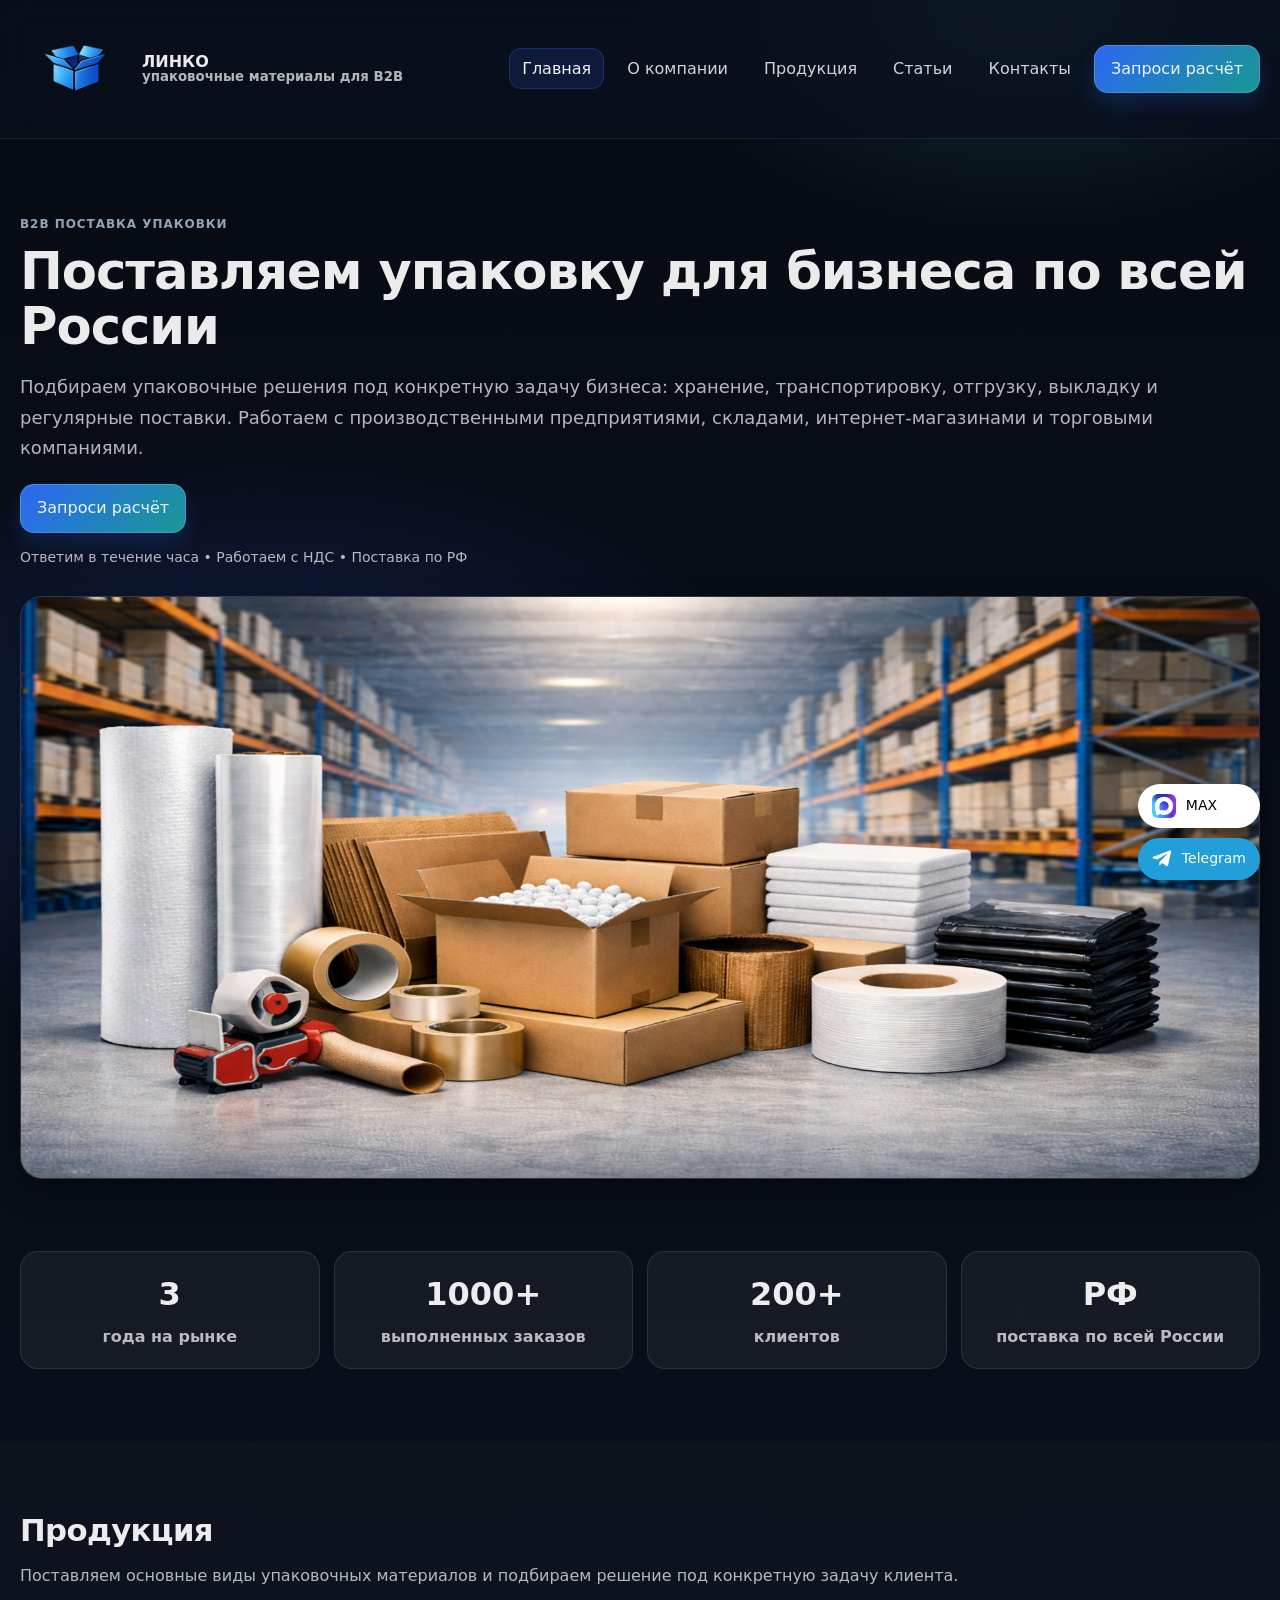
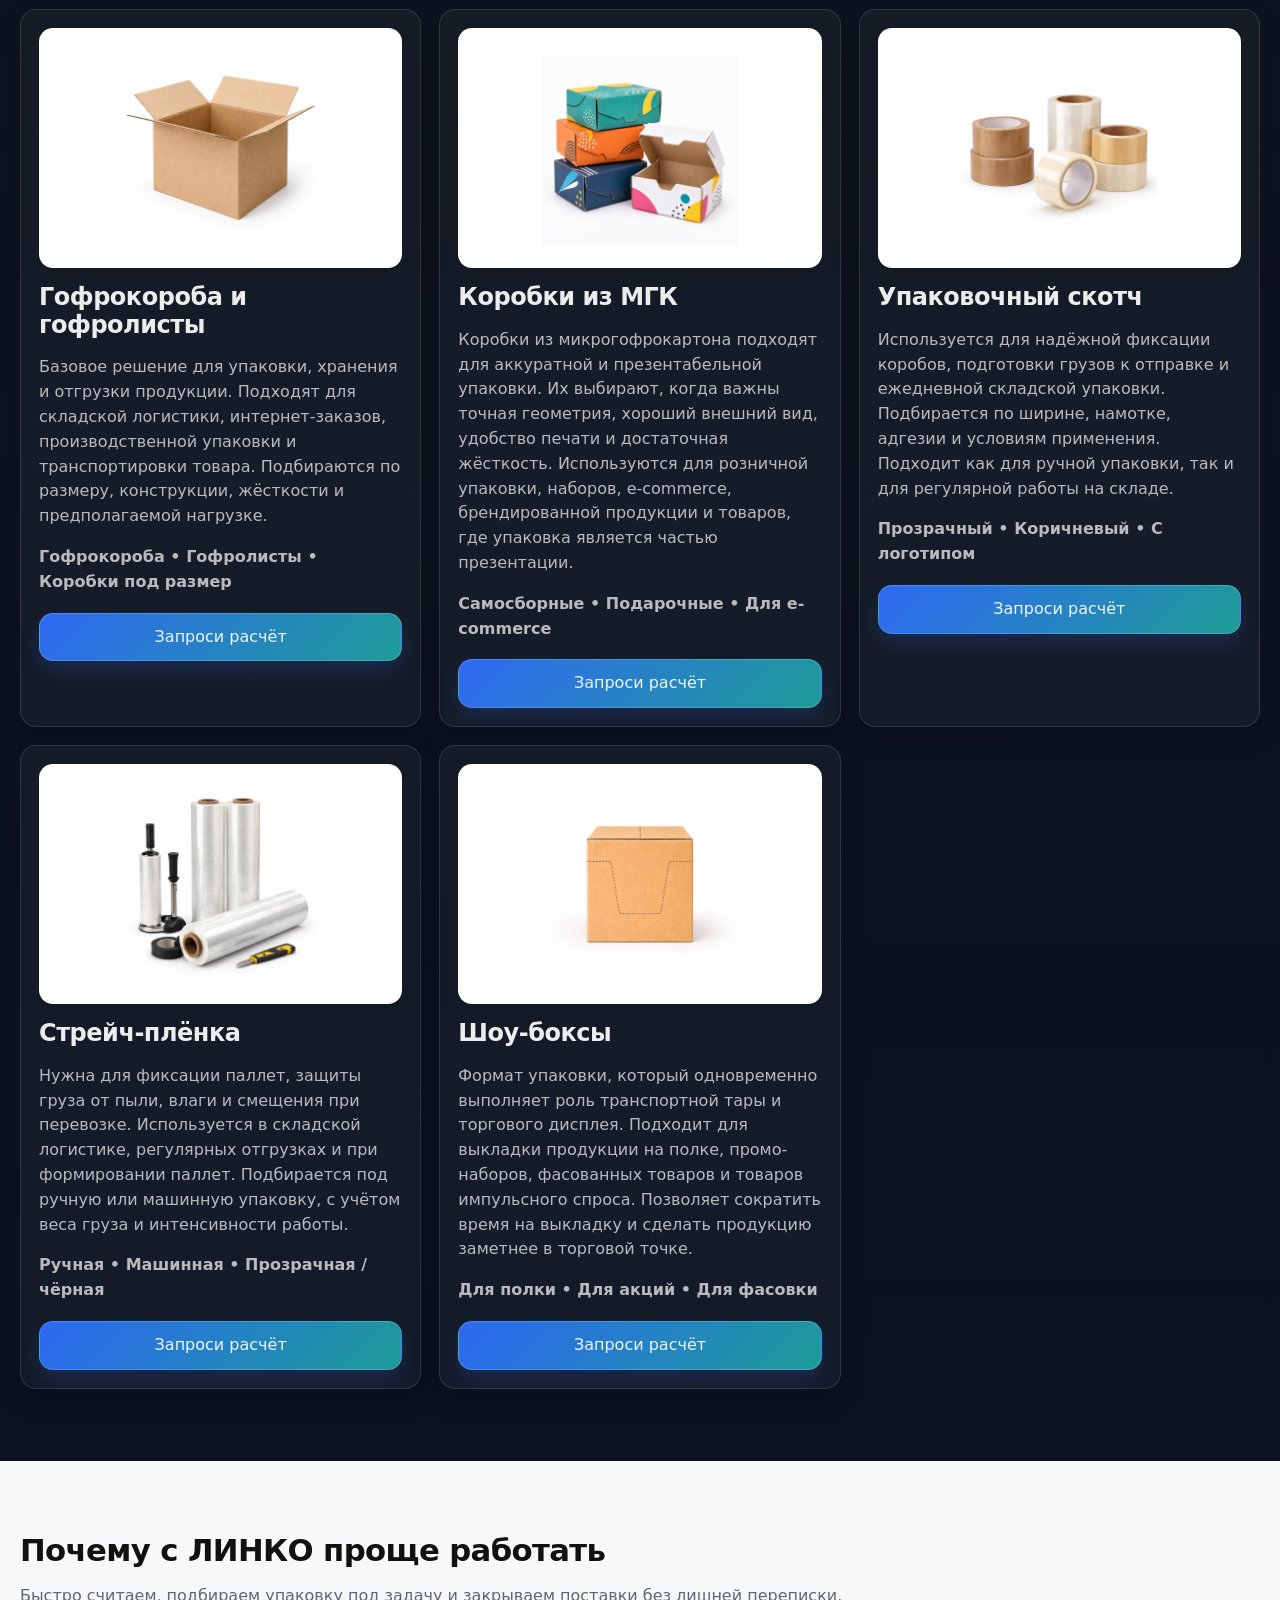
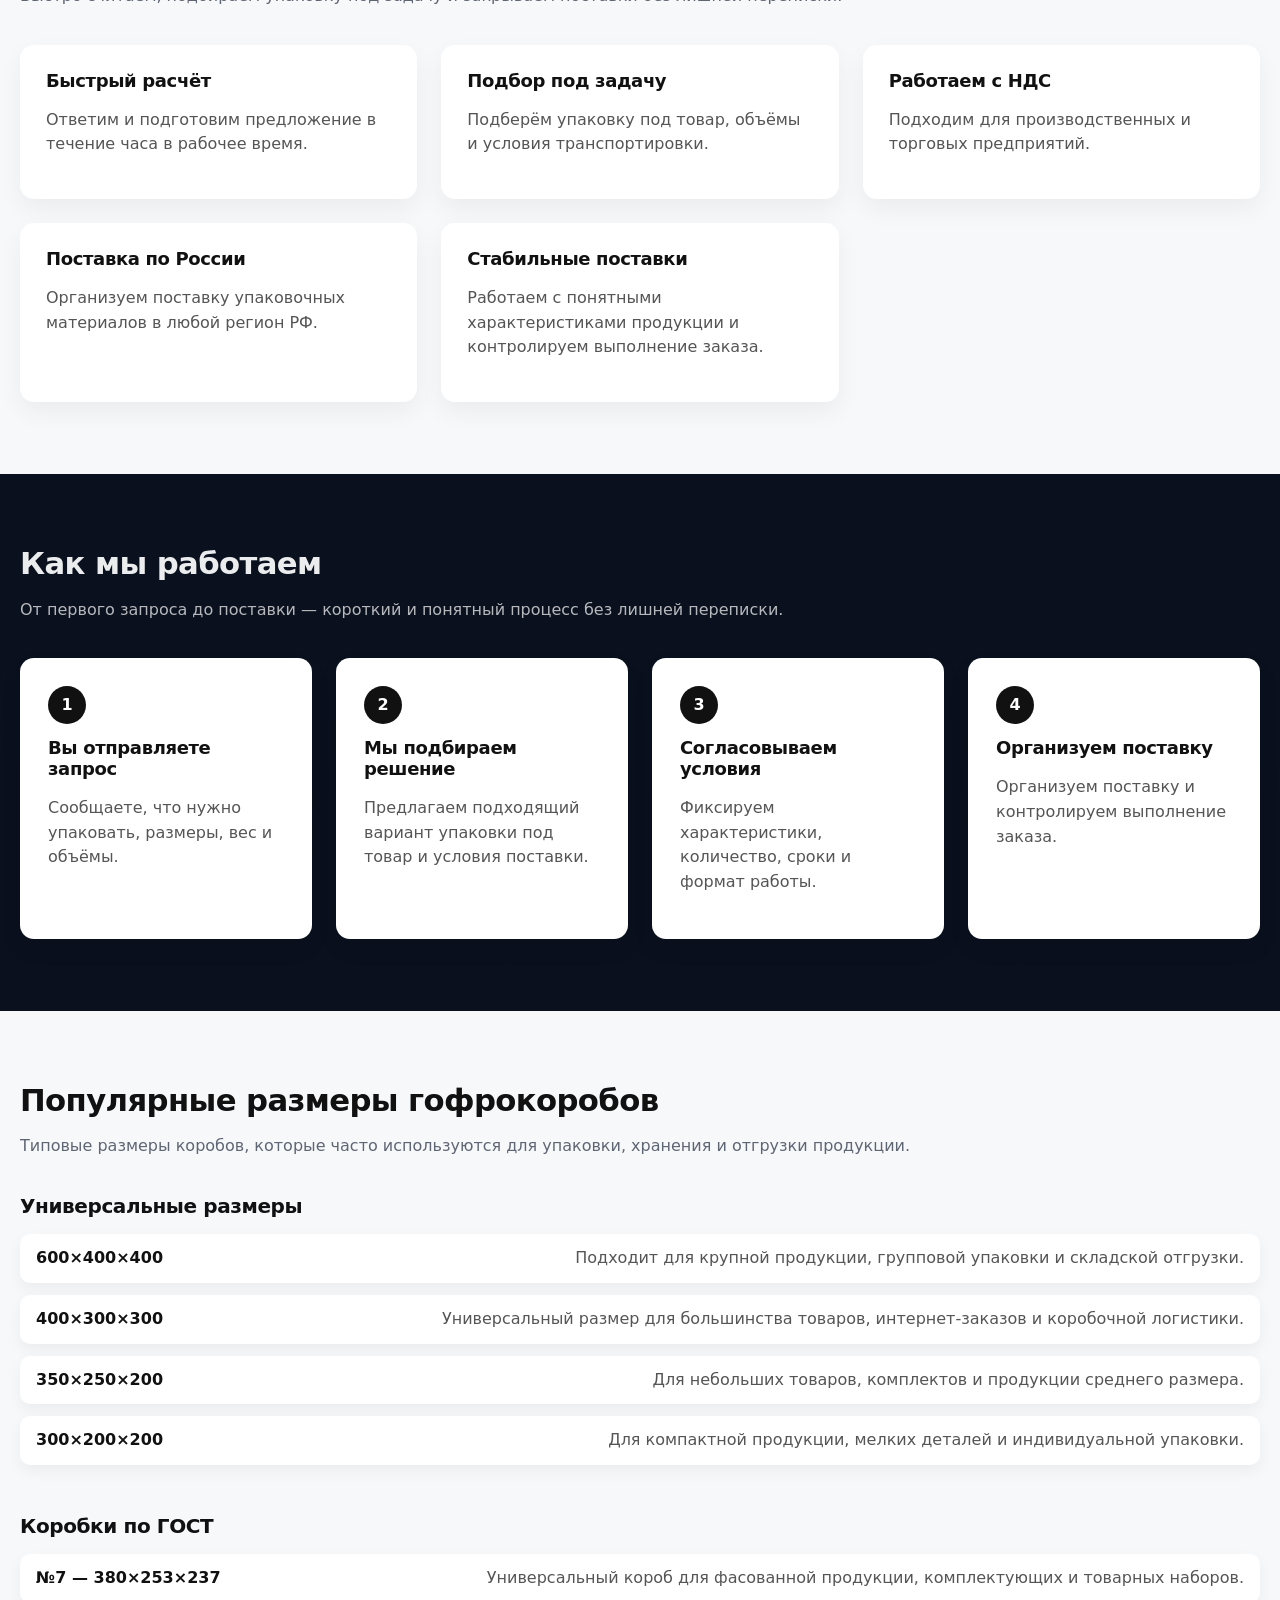
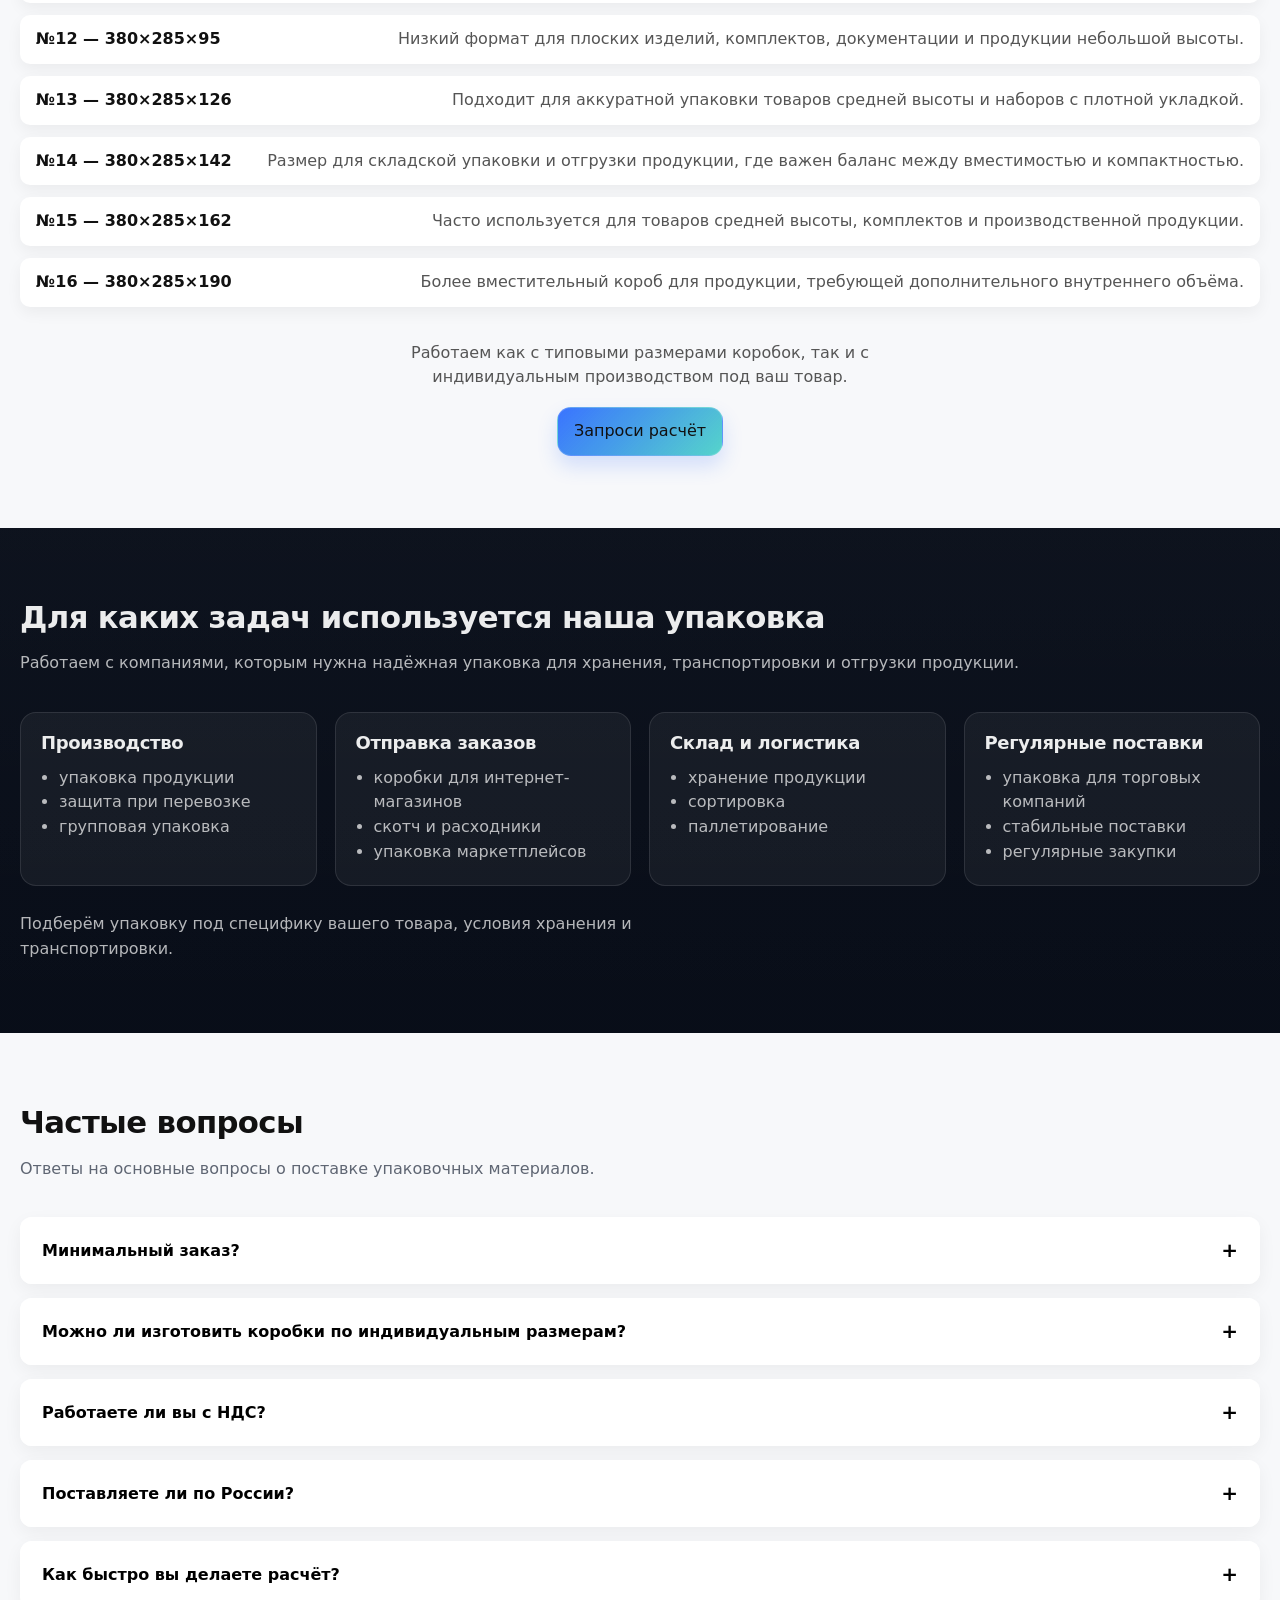
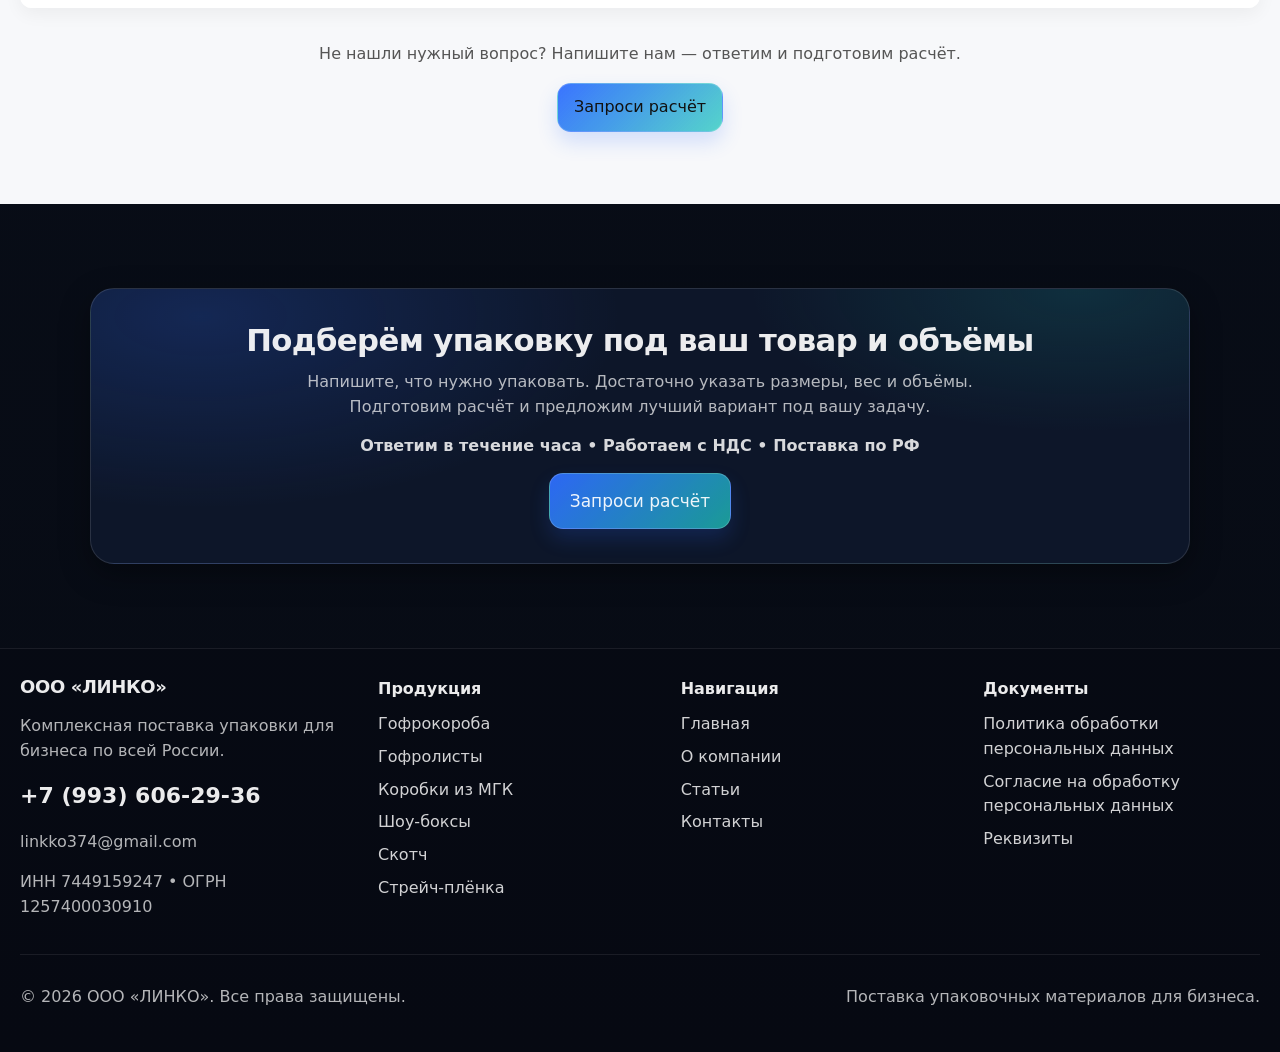
<file: index.html>
<!doctype html>
<html lang="ru">
<head>
  <meta charset="UTF-8" />
  <meta name="viewport" content="width=device-width, initial-scale=1"/>
  <meta name="yandex-verification" content="77d9dbdf5267161a" />
  <title>ЛИНКО — поставка упаковки для бизнеса по всей России</title>
  <meta name="description" content="Поставляем упаковку для бизнеса по всей России: гофрокороба, гофролисты, коробки из МГК, шоу-боксы, скотч и стрейч-плёнка."/>
  <link rel="stylesheet" href="./assets/styles.css"/>
  <link rel="icon" href="./assets/favicon.png" type="image/png">
</head>
  <div class="float-buttons">

  <a href="https://max.ru/u/f9LHodD0cOLwb6TjY2ouaCPra7yihTef6dEYNiPP4dRpP1u498oZQNjDWqg" class="float-btn max-btn" target="_blank">
    <img src="./assets/max.svg" alt="MAX">
    <span>MAX</span>
  </a>

  <a href="https://t.me/ltldex" class="float-btn tg-btn" target="_blank">
    <svg viewBox="0 0 24 24">
      <path d="M9.04 15.53l-.38 4.03c.54 0 .77-.23 1.05-.5l2.52-2.4 5.22 3.82c.96.53 1.64.25 1.9-.89l3.44-16.14c.31-1.44-.52-2-1.45-1.65L1.7 9.33c-1.4.55-1.38 1.34-.24 1.7l4.78 1.49L17.5 5.98c.54-.34 1.03-.15.63.19"/>
    </svg>
    <span>Telegram</span>
  </a>

</div>
<body>
  <a class="skip-link" href="#main">Перейти к содержимому</a>

  <header class="site-header">
    <div class="container header-inner">
      <a class="brand" href="./index.html" aria-label="На главную">
        <img class="brand-logo" src="./assets/logo.png" alt="ЛИНКО" />
        <span class="brand-text">
          <strong>ЛИНКО</strong>
          <small>упаковочные материалы для B2B</small>
        </span>
      </a>

      <nav class="nav" aria-label="Основное меню">
        <button class="nav-toggle" type="button" aria-expanded="false" aria-controls="navMenu">
          <span class="sr-only">Открыть меню</span>
          <span class="burger" aria-hidden="true"></span>
        </button>

        <ul id="navMenu" class="nav-menu">
          <li><a class="nav-link" href="./index.html" aria-current="page">Главная</a></li>
          <li><a class="nav-link" href="./about.html">О компании</a></li>
          <li><a class="nav-link" href="./products.html">Продукция</a></li>
          <li><a class="nav-link" href="./articles.html">Статьи</a></li>
          <li><a class="nav-link" href="./contacts.html">Контакты</a></li>
          <li class="nav-cta"><a class="btn btn-primary" href="./contacts.html#form">Запроси&nbsp;расчёт</a></li>
        </ul>
      </nav>
    </div>
  </header>

  <main id="main">
    <section class="section hero hero-wide">
  <div class="container">
    <div class="hero-top">
      <p class="eyebrow">B2B поставка упаковки</p>
      <h1 class="hero-title-full">Поставляем упаковку для бизнеса по всей России</h1>
      <p class="lead hero-lead-full">
        Подбираем упаковочные решения под конкретную задачу бизнеса:
        хранение, транспортировку, отгрузку, выкладку и регулярные поставки.
        Работаем с производственными предприятиями, складами, интернет-магазинами
        и торговыми компаниями.
      </p>

      <div class="hero-actions">
        <a class="btn btn-primary" href="./contacts.html#form">Запроси расчёт</a>
      </div>

      <p class="hero-trust">Ответим в течение часа • Работаем с НДС • Поставка по РФ</p>
    </div>

    <div class="hero-main-photo hero-main-photo-full">
      <img src="./assets/images/hero-main.jpg" alt="Упаковочные материалы ЛИНКО">
    </div>
  </div>
</section>

    <section class="section stats-section">
      <div class="container stats-grid">
        <div class="stat-card">
          <div class="stat-value">3</div>
          <div class="stat-text">года на рынке</div>
        </div>
        <div class="stat-card">
          <div class="stat-value">1000+</div>
          <div class="stat-text">выполненных заказов</div>
        </div>
        <div class="stat-card">
          <div class="stat-value">200+</div>
          <div class="stat-text">клиентов</div>
        </div>
        <div class="stat-card">
          <div class="stat-value">РФ</div>
          <div class="stat-text">поставка по всей России</div>
        </div>
      </div>
    </section>

    <section class="section decorated-section">
      <div class="container">
        <div class="section-head">
          <h2>Продукция</h2>
          <p class="muted">
            Поставляем основные виды упаковочных материалов и подбираем решение под
            конкретную задачу клиента.
          </p>
        </div>

        <div class="grid-3 product-home-grid product-home-grid-extended">
          <article class="card product-home-card">
            <div class="product-image-wrapper">
              <img class="product-image" src="./assets/images/box-open.jpg" alt="Гофрокороба и гофролисты">
            </div>
            <h3>Гофрокороба и гофролисты</h3>
            <p class="muted">
              Базовое решение для упаковки, хранения и отгрузки продукции. Подходят
              для складской логистики, интернет-заказов, производственной упаковки
              и транспортировки товара. Подбираются по размеру, конструкции,
              жёсткости и предполагаемой нагрузке.
            </p>
            <p class="product-line">Гофрокороба • Гофролисты • Коробки под размер</p>
            <a class="btn btn-primary btn-block" href="./contacts.html#form">Запроси&nbsp;расчёт</a>
          </article>

          <article class="card product-home-card">
            <div class="product-image-wrapper">
              <img class="product-image" src="./assets/images/micro-corrugated-box.jpg" alt="Коробки из МГК">
            </div>
            <h3>Коробки из МГК</h3>
            <p class="muted">
              Коробки из микрогофрокартона подходят для аккуратной и презентабельной
              упаковки. Их выбирают, когда важны точная геометрия, хороший внешний вид,
              удобство печати и достаточная жёсткость. Используются для розничной
              упаковки, наборов, e-commerce, брендированной продукции и товаров,
              где упаковка является частью презентации.
            </p>
            <p class="product-line">Самосборные • Подарочные • Для e-commerce</p>
            <a class="btn btn-primary btn-block" href="./contacts.html#form">Запроси&nbsp;расчёт</a>
          </article>

          <article class="card product-home-card">
            <div class="product-image-wrapper">
              <img class="product-image" src="./assets/images/tape-roll.jpg" alt="Упаковочный скотч">
            </div>
            <h3>Упаковочный скотч</h3>
            <p class="muted">
              Используется для надёжной фиксации коробов, подготовки грузов к отправке
              и ежедневной складской упаковки. Подбирается по ширине, намотке,
              адгезии и условиям применения. Подходит как для ручной упаковки,
              так и для регулярной работы на складе.
            </p>
            <p class="product-line">Прозрачный • Коричневый • С логотипом</p>
            <a class="btn btn-primary btn-block" href="./contacts.html#form">Запроси&nbsp;расчёт</a>
          </article>

          <article class="card product-home-card">
            <div class="product-image-wrapper">
              <img class="product-image" src="./assets/images/stretch-rolls.jpg" alt="Стрейч-плёнка">
            </div>
            <h3>Стрейч-плёнка</h3>
            <p class="muted">
              Нужна для фиксации паллет, защиты груза от пыли, влаги и смещения при
              перевозке. Используется в складской логистике, регулярных отгрузках
              и при формировании паллет. Подбирается под ручную или машинную упаковку,
              с учётом веса груза и интенсивности работы.
            </p>
            <p class="product-line">Ручная • Машинная • Прозрачная / чёрная</p>
            <a class="btn btn-primary btn-block" href="./contacts.html#form">Запроси&nbsp;расчёт</a>
          </article>

          <article class="card product-home-card">
            <div class="product-image-wrapper">
              <img class="product-image" src="./assets/images/show-box.jpg" alt="Шоу-боксы">
            </div>
            <h3>Шоу-боксы</h3>
            <p class="muted">
              Формат упаковки, который одновременно выполняет роль транспортной тары
              и торгового дисплея. Подходит для выкладки продукции на полке,
              промо-наборов, фасованных товаров и товаров импульсного спроса.
              Позволяет сократить время на выкладку и сделать продукцию заметнее
              в торговой точке.
            </p>
            <p class="product-line">Для полки • Для акций • Для фасовки</p>
            <a class="btn btn-primary btn-block" href="./contacts.html#form">Запроси&nbsp;расчёт</a>
          </article>
        </div>
      </div>
    </section>

    <section class="section advantages-section">
      <div class="container">
        <div class="section-head">
          <h2>Почему с ЛИНКО проще работать</h2>
          <p class="muted">
            Быстро считаем, подбираем упаковку под задачу и закрываем поставки без лишней переписки.
          </p>
        </div>

        <div class="advantages-grid">
          <article class="advantage-card">
            <h3>Быстрый расчёт</h3>
            <p>Ответим и подготовим предложение в течение часа в рабочее время.</p>
          </article>
          <article class="advantage-card">
            <h3>Подбор под задачу</h3>
            <p>Подберём упаковку под товар, объёмы и условия транспортировки.</p>
          </article>
          <article class="advantage-card">
            <h3>Работаем с НДС</h3>
            <p>Подходим для производственных и торговых предприятий.</p>
          </article>
          <article class="advantage-card">
            <h3>Поставка по России</h3>
            <p>Организуем поставку упаковочных материалов в любой регион РФ.</p>
          </article>
          <article class="advantage-card">
            <h3>Стабильные поставки</h3>
            <p>Работаем с понятными характеристиками продукции и контролируем выполнение заказа.</p>
          </article>
        </div>
      </div>
    </section>

    <section class="section process-section">
      <div class="container">
        <div class="section-head">
          <h2>Как мы работаем</h2>
          <p class="muted">
            От первого запроса до поставки — короткий и понятный процесс без лишней переписки.
          </p>
        </div>

        <div class="process-grid">
          <article class="process-step">
            <div class="step-number">1</div>
            <h3>Вы отправляете запрос</h3>
            <p>Сообщаете, что нужно упаковать, размеры, вес и объёмы.</p>
          </article>
          <article class="process-step">
            <div class="step-number">2</div>
            <h3>Мы подбираем решение</h3>
            <p>Предлагаем подходящий вариант упаковки под товар и условия поставки.</p>
          </article>
          <article class="process-step">
            <div class="step-number">3</div>
            <h3>Согласовываем условия</h3>
            <p>Фиксируем характеристики, количество, сроки и формат работы.</p>
          </article>
          <article class="process-step">
            <div class="step-number">4</div>
            <h3>Организуем поставку</h3>
            <p>Организуем поставку и контролируем выполнение заказа.</p>
          </article>
        </div>
      </div>
    </section>

    <section class="section box-sizes">
      <div class="container">
        <div class="section-head">
          <h2>Популярные размеры гофрокоробов</h2>
          <p class="muted">
            Типовые размеры коробов, которые часто используются для упаковки, хранения и отгрузки продукции.
          </p>
        </div>

        <div class="sizes-wrapper sizes-wrapper-full">
          <div class="sizes-column sizes-column-full">
            <h3>Универсальные размеры</h3>
            <ul class="sizes-list sizes-list-long">
              <li><strong>600×400×400</strong><span>Подходит для крупной продукции, групповой упаковки и складской отгрузки.</span></li>
              <li><strong>400×300×300</strong><span>Универсальный размер для большинства товаров, интернет-заказов и коробочной логистики.</span></li>
              <li><strong>350×250×200</strong><span>Для небольших товаров, комплектов и продукции среднего размера.</span></li>
              <li><strong>300×200×200</strong><span>Для компактной продукции, мелких деталей и индивидуальной упаковки.</span></li>
            </ul>
          </div>

          <div class="sizes-column sizes-column-full">
            <h3>Коробки по ГОСТ</h3>
            <ul class="sizes-list sizes-list-long">
              <li><strong>№7 — 380×253×237</strong><span>Универсальный короб для фасованной продукции, комплектующих и товарных наборов.</span></li>
              <li><strong>№12 — 380×285×95</strong><span>Низкий формат для плоских изделий, комплектов, документации и продукции небольшой высоты.</span></li>
              <li><strong>№13 — 380×285×126</strong><span>Подходит для аккуратной упаковки товаров средней высоты и наборов с плотной укладкой.</span></li>
              <li><strong>№14 — 380×285×142</strong><span>Размер для складской упаковки и отгрузки продукции, где важен баланс между вместимостью и компактностью.</span></li>
              <li><strong>№15 — 380×285×162</strong><span>Часто используется для товаров средней высоты, комплектов и производственной продукции.</span></li>
              <li><strong>№16 — 380×285×190</strong><span>Более вместительный короб для продукции, требующей дополнительного внутреннего объёма.</span></li>
            </ul>
          </div>
        </div>

        <div class="sizes-cta">
          <p class="sizes-note">
            Работаем как с типовыми размерами коробок, так и с индивидуальным производством под ваш товар.
          </p>
          <a class="btn btn-primary" href="./contacts.html#form">Запроси&nbsp;расчёт</a>
        </div>
      </div>
    </section>

    <section class="section tasks-section decorated-section-alt">
      <div class="container">
        <div class="section-head">
          <h2>Для каких задач используется наша упаковка</h2>
          <p class="muted">
            Работаем с компаниями, которым нужна надёжная упаковка для хранения, транспортировки и отгрузки продукции.
          </p>
        </div>

        <div class="tasks-grid">
          <article class="task-card">
            <h3>Производство</h3>
            <ul>
              <li>упаковка продукции</li>
              <li>защита при перевозке</li>
              <li>групповая упаковка</li>
            </ul>
          </article>
          <article class="task-card">
            <h3>Отправка заказов</h3>
            <ul>
              <li>коробки для интернет-магазинов</li>
              <li>скотч и расходники</li>
              <li>упаковка маркетплейсов</li>
            </ul>
          </article>
          <article class="task-card">
            <h3>Склад и логистика</h3>
            <ul>
              <li>хранение продукции</li>
              <li>сортировка</li>
              <li>паллетирование</li>
            </ul>
          </article>
          <article class="task-card">
            <h3>Регулярные поставки</h3>
            <ul>
              <li>упаковка для торговых компаний</li>
              <li>стабильные поставки</li>
              <li>регулярные закупки</li>
            </ul>
          </article>
        </div>

        <p class="tasks-note">
          Подберём упаковку под специфику вашего товара, условия хранения и транспортировки.
        </p>
      </div>
    </section>

    <section class="section faq">
      <div class="container">
        <div class="section-head">
          <h2>Частые вопросы</h2>
          <p class="muted">Ответы на основные вопросы о поставке упаковочных материалов.</p>
        </div>

        <div class="faq-list">
          <div class="faq-item">
            <button class="faq-question" type="button">Минимальный заказ?</button>
            <div class="faq-answer"><p>Подберём вариант под вашу задачу и объёмы. Условия зависят от типа продукции и формата поставки.</p></div>
          </div>
          <div class="faq-item">
            <button class="faq-question" type="button">Можно ли изготовить коробки по индивидуальным размерам?</button>
            <div class="faq-answer"><p>Да. Подберём или изготовим коробки под размеры вашего товара и условия транспортировки.</p></div>
          </div>
          <div class="faq-item">
            <button class="faq-question" type="button">Работаете ли вы с НДС?</button>
            <div class="faq-answer"><p>Да. ООО «ЛИНКО» работает на ОСНО и является плательщиком НДС.</p></div>
          </div>
          <div class="faq-item">
            <button class="faq-question" type="button">Поставляете ли по России?</button>
            <div class="faq-answer"><p>Да. Работаем с клиентами по всей России и организуем поставку в любой регион.</p></div>
          </div>
          <div class="faq-item">
            <button class="faq-question" type="button">Как быстро вы делаете расчёт?</button>
            <div class="faq-answer"><p>Обычно отвечаем и готовим предложение в течение часа в рабочее время.</p></div>
          </div>
        </div>

        <div class="faq-cta">
          <p>Не нашли нужный вопрос? Напишите нам — ответим и подготовим расчёт.</p>
          <a class="btn btn-primary" href="./contacts.html#form">Запроси&nbsp;расчёт</a>
        </div>
      </div>
    </section>

    <section class="section final-cta">
      <div class="container final-cta-inner">
        <h2>Подберём упаковку под ваш товар и объёмы</h2>
        <p>
          Напишите, что нужно упаковать. Достаточно указать размеры, вес и объёмы.
          Подготовим расчёт и предложим лучший вариант под вашу задачу.
        </p>
        <p class="final-cta-trust">Ответим в течение часа • Работаем с НДС • Поставка по РФ</p>
        <a class="btn btn-primary btn-large" href="./contacts.html#form">Запроси&nbsp;расчёт</a>
      </div>
    </section>
  </main>

  <footer class="site-footer site-footer-extended">
    <div class="container footer-inner footer-grid">
      <div>
        <h3 class="footer-brand-title">ООО «ЛИНКО»</h3>
        <p class="muted">Комплексная поставка упаковки для бизнеса по всей России.</p>
        <p class="footer-contact-strong">+7 (993) 606-29-36</p>
        <p class="muted">linkko374@gmail.com</p>
        <p class="muted footer-meta">ИНН 7449159247 • ОГРН 1257400030910</p>
      </div>
      <div>
        <p class="footer-title">Продукция</p>
        <a class="footer-link" href="./products.html">Гофрокороба</a>
        <a class="footer-link" href="./products.html">Гофролисты</a>
        <a class="footer-link" href="./products.html">Коробки из МГК</a>
        <a class="footer-link" href="./products.html">Шоу-боксы</a>
        <a class="footer-link" href="./products.html">Скотч</a>
        <a class="footer-link" href="./products.html">Стрейч-плёнка</a>
      </div>
      <div>
        <p class="footer-title">Навигация</p>
        <a class="footer-link" href="./index.html">Главная</a>
        <a class="footer-link" href="./about.html">О компании</a>
        <a class="footer-link" href="./articles.html">Статьи</a>
        <a class="footer-link" href="./contacts.html">Контакты</a>
      </div>
      <div>
        <p class="footer-title">Документы</p>
        <a class="footer-link" href="./documents.html#policy">Политика обработки персональных данных</a>
        <a class="footer-link" href="./documents.html#consent">Согласие на обработку персональных данных</a>
        <a class="footer-link" href="./documents.html#requisites">Реквизиты</a>
      </div>
    </div>

    <div class="container footer-bottom">
      <p class="muted">© <span id="year"></span> ООО «ЛИНКО». Все права защищены.</p>
      <p class="muted">Поставка упаковочных материалов для бизнеса.</p>
    </div>
  </footer>

  <script src="./assets/app.js"></script>
</body>
</html>
</file>
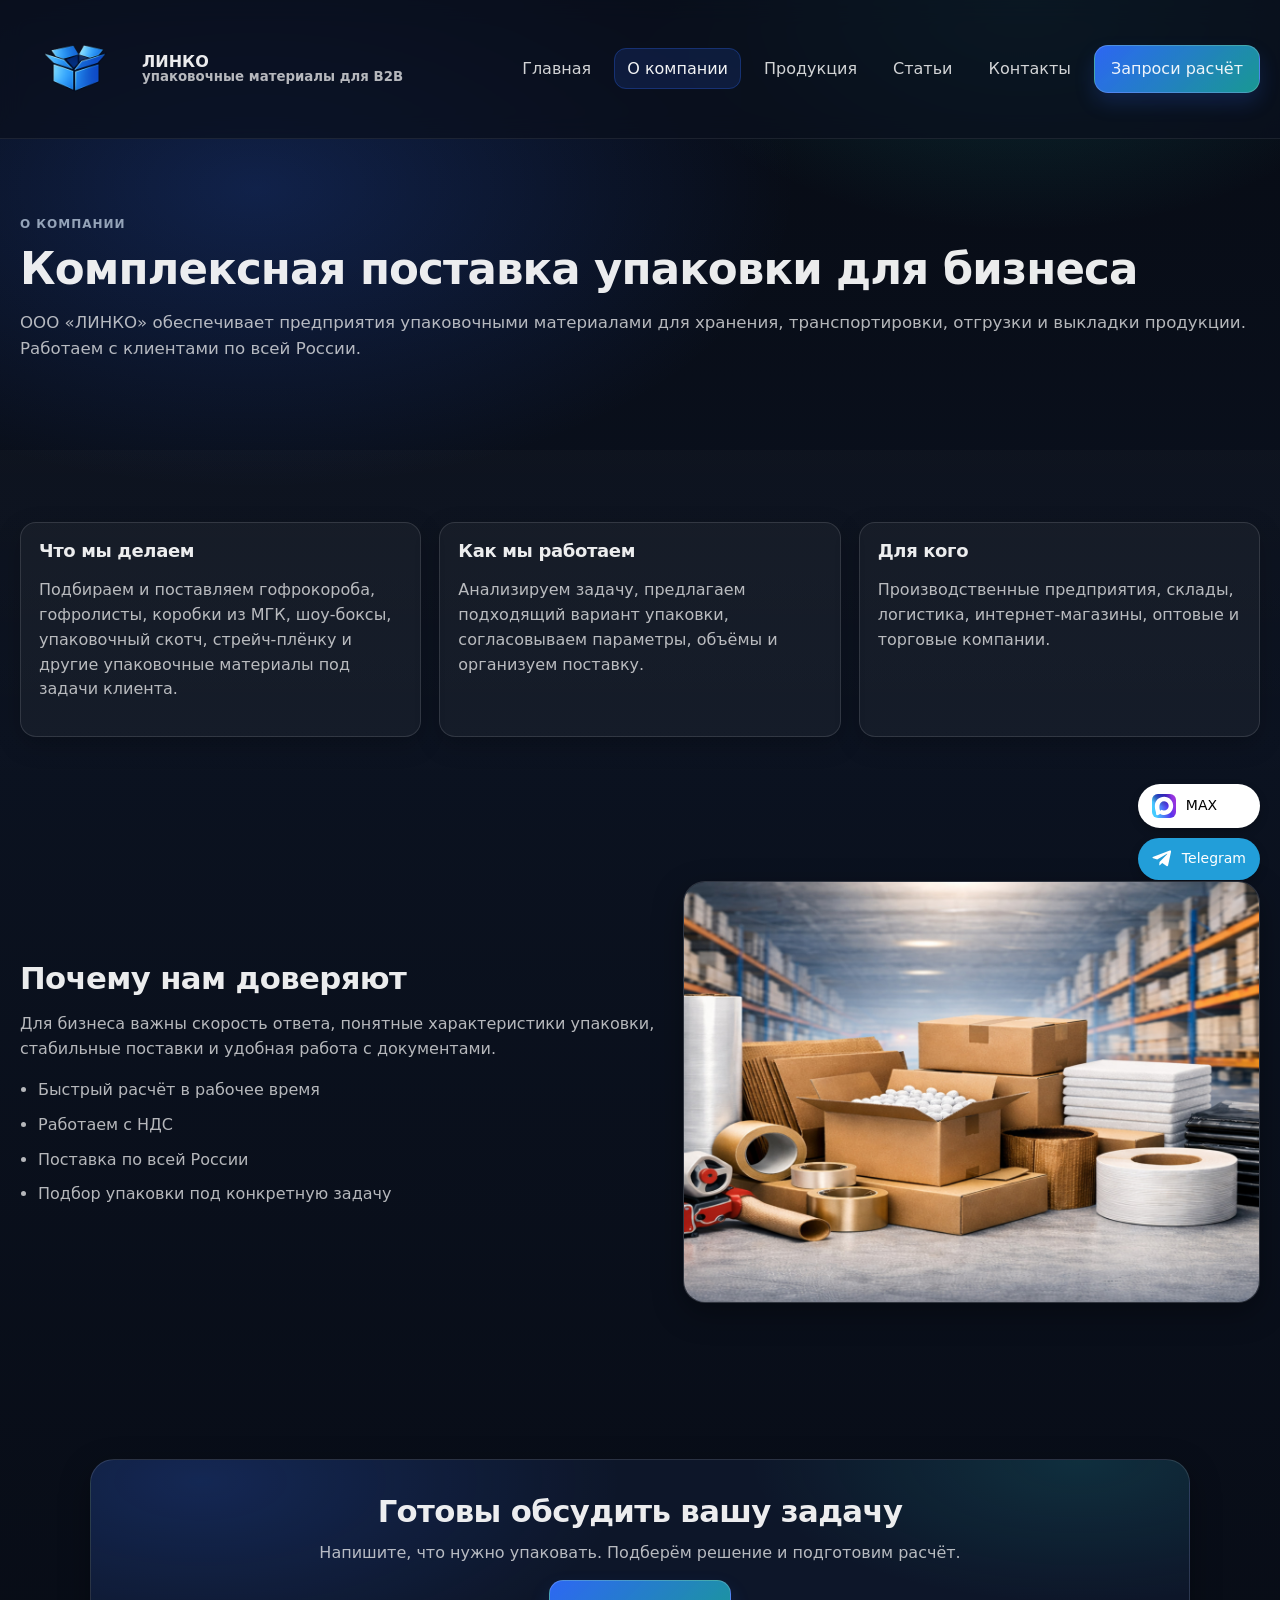
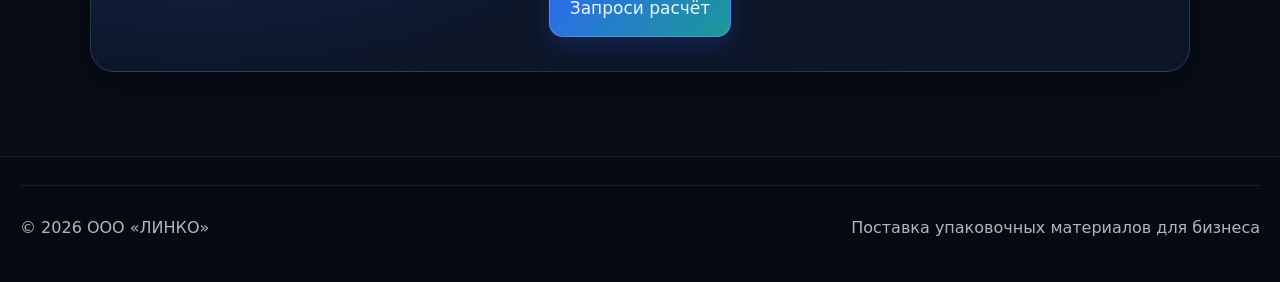
<file: about.html>
<!doctype html>
<html lang="ru">
<head>
  <meta charset="UTF-8" />
  <meta name="viewport" content="width=device-width, initial-scale=1"/>
  <title>О компании — ЛИНКО</title>
  <meta name="description" content="ООО ЛИНКО — поставка упаковочных материалов для бизнеса по всей России."/>
  <link rel="stylesheet" href="./assets/styles.css"/>
  <link rel="icon" href="./assets/favicon.png" type="image/png">
</head>
  <div class="float-buttons">

  <a href="https://max.ru/u/f9LHodD0cOLwb6TjY2ouaCPra7yihTef6dEYNiPP4dRpP1u498oZQNjDWqg" class="float-btn max-btn" target="_blank">
    <img src="./assets/max.svg" alt="MAX">
    <span>MAX</span>
  </a>

  <a href="https://t.me/ltldex" class="float-btn tg-btn" target="_blank">
    <svg viewBox="0 0 24 24">
      <path d="M9.04 15.53l-.38 4.03c.54 0 .77-.23 1.05-.5l2.52-2.4 5.22 3.82c.96.53 1.64.25 1.9-.89l3.44-16.14c.31-1.44-.52-2-1.45-1.65L1.7 9.33c-1.4.55-1.38 1.34-.24 1.7l4.78 1.49L17.5 5.98c.54-.34 1.03-.15.63.19"/>
    </svg>
    <span>Telegram</span>
  </a>

</div>
<body>
  <header class="site-header">
    <div class="container header-inner">
      <a class="brand" href="./index.html">
        <img class="brand-logo" src="./assets/logo.png" alt="ЛИНКО" />
        <span class="brand-text">
          <strong>ЛИНКО</strong>
          <small>упаковочные материалы для B2B</small>
        </span>
      </a>
      <nav class="nav">
        <button class="nav-toggle" type="button" aria-expanded="false" aria-controls="navMenu">
          <span class="sr-only">Открыть меню</span>
          <span class="burger"></span>
        </button>
        <ul id="navMenu" class="nav-menu">
          <li><a class="nav-link" href="./index.html">Главная</a></li>
          <li><a class="nav-link" href="./about.html" aria-current="page">О компании</a></li>
          <li><a class="nav-link" href="./products.html">Продукция</a></li>
          <li><a class="nav-link" href="./articles.html">Статьи</a></li>
          <li><a class="nav-link" href="./contacts.html">Контакты</a></li>
          <li class="nav-cta"><a class="btn btn-primary" href="./contacts.html#form">Запроси&nbsp;расчёт</a></li>
        </ul>
      </nav>
    </div>
  </header>

  <main>
    <section class="section">
      <div class="container">
        <p class="eyebrow">О компании</p>
        <h1>Комплексная поставка упаковки для бизнеса</h1>
        <p class="lead">
          ООО «ЛИНКО» обеспечивает предприятия упаковочными материалами для хранения,
          транспортировки, отгрузки и выкладки продукции. Работаем с клиентами по всей России.
        </p>
      </div>
    </section>

    <section class="section decorated-section">
      <div class="container grid-3">
        <article class="card">
          <h3>Что мы делаем</h3>
          <p class="muted">
            Подбираем и поставляем гофрокороба, гофролисты, коробки из МГК, шоу-боксы,
            упаковочный скотч, стрейч-плёнку и другие упаковочные материалы под задачи клиента.
          </p>
        </article>
        <article class="card">
          <h3>Как мы работаем</h3>
          <p class="muted">
            Анализируем задачу, предлагаем подходящий вариант упаковки, согласовываем
            параметры, объёмы и организуем поставку.
          </p>
        </article>
        <article class="card">
          <h3>Для кого</h3>
          <p class="muted">
            Производственные предприятия, склады, логистика, интернет-магазины,
            оптовые и торговые компании.
          </p>
        </article>
      </div>
    </section>

    <section class="section">
      <div class="container hero-grid hero-grid-v2">
        <div>
          <h2>Почему нам доверяют</h2>
          <p class="muted">
            Для бизнеса важны скорость ответа, понятные характеристики упаковки,
            стабильные поставки и удобная работа с документами.
          </p>
          <ul class="text-list">
            <li>Быстрый расчёт в рабочее время</li>
            <li>Работаем с НДС</li>
            <li>Поставка по всей России</li>
            <li>Подбор упаковки под конкретную задачу</li>
          </ul>
        </div>
        <div class="hero-main-photo">
          <img src="./assets/images/hero-main.jpg" alt="Упаковочные материалы">
        </div>
      </div>
    </section>

    <section class="section final-cta">
      <div class="container final-cta-inner">
        <h2>Готовы обсудить вашу задачу</h2>
        <p>Напишите, что нужно упаковать. Подберём решение и подготовим расчёт.</p>
        <a class="btn btn-primary btn-large" href="./contacts.html#form">Запроси&nbsp;расчёт</a>
      </div>
    </section>
  </main>

  <footer class="site-footer">
    <div class="container footer-bottom">
      <p class="muted">© <span id="year"></span> ООО «ЛИНКО»</p>
      <p class="muted">Поставка упаковочных материалов для бизнеса</p>
    </div>
  </footer>

  <script src="./assets/app.js"></script>
</body>
</html>
</file>
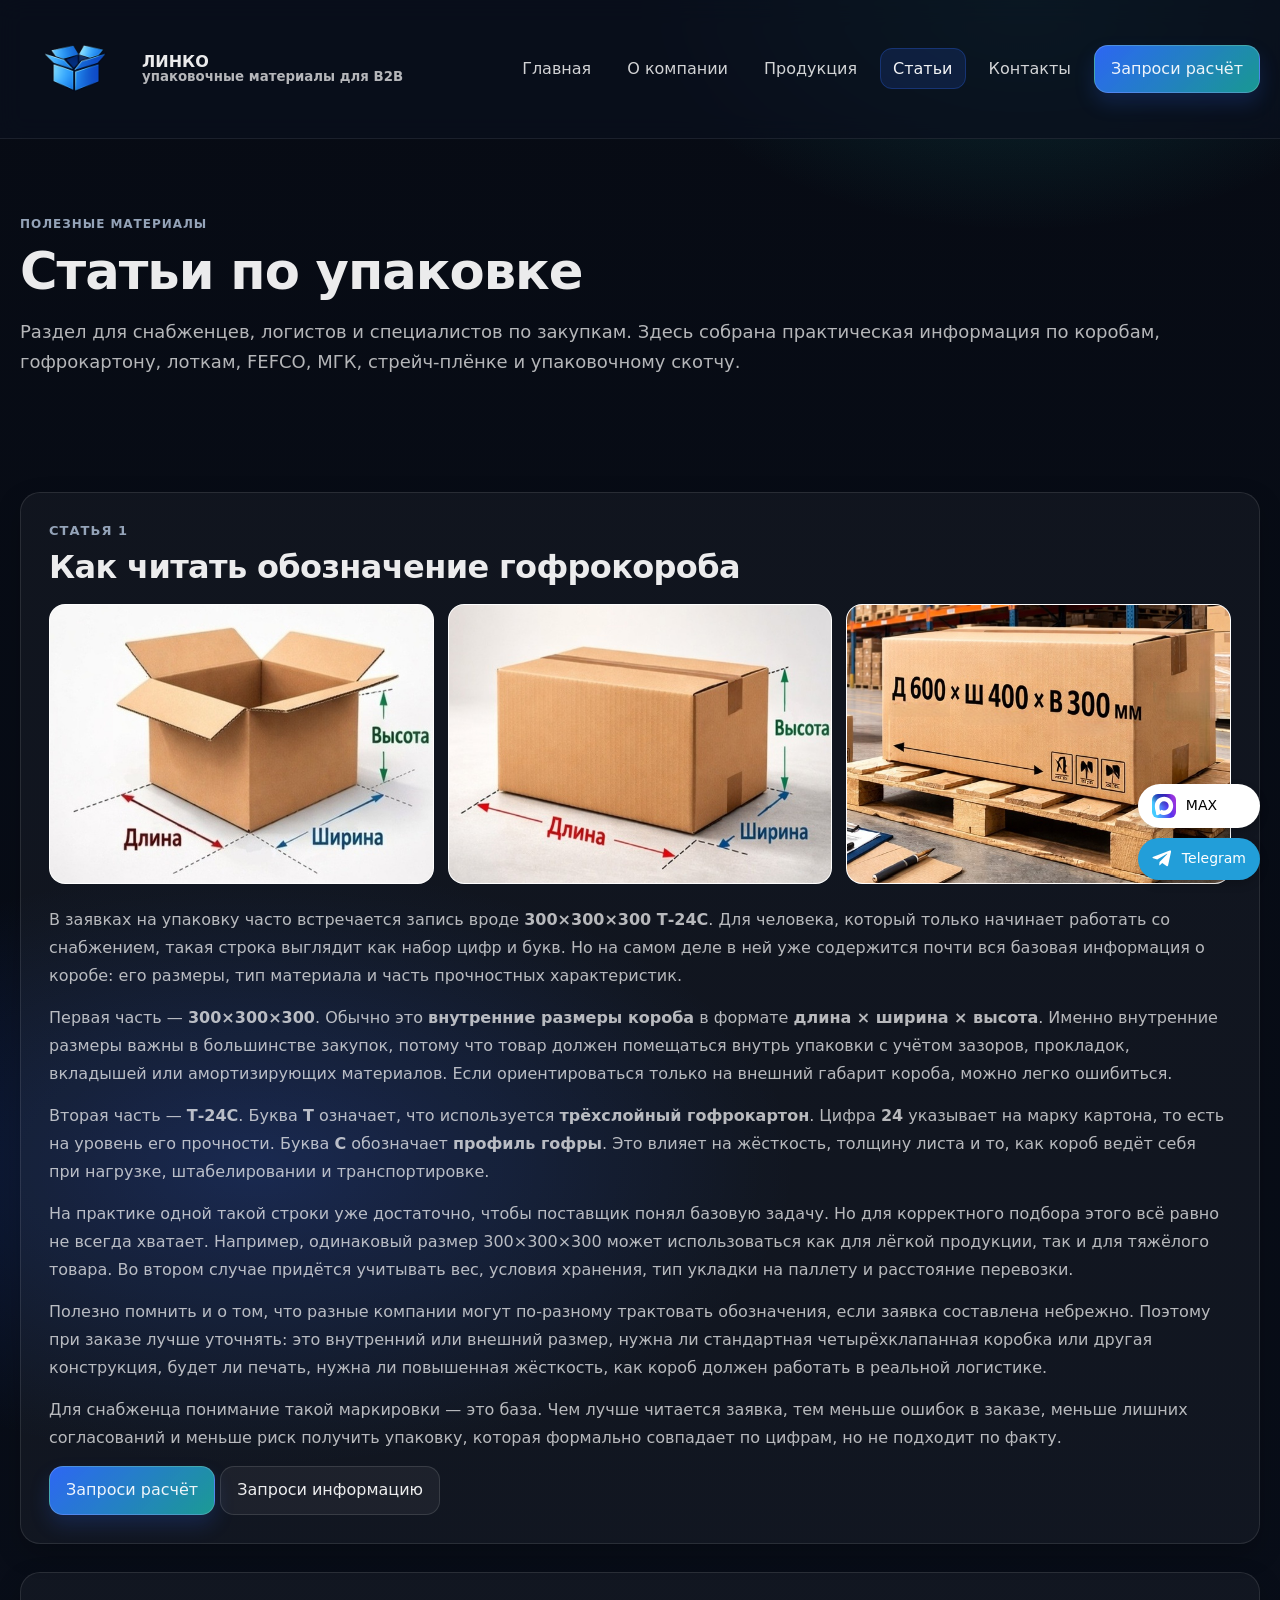
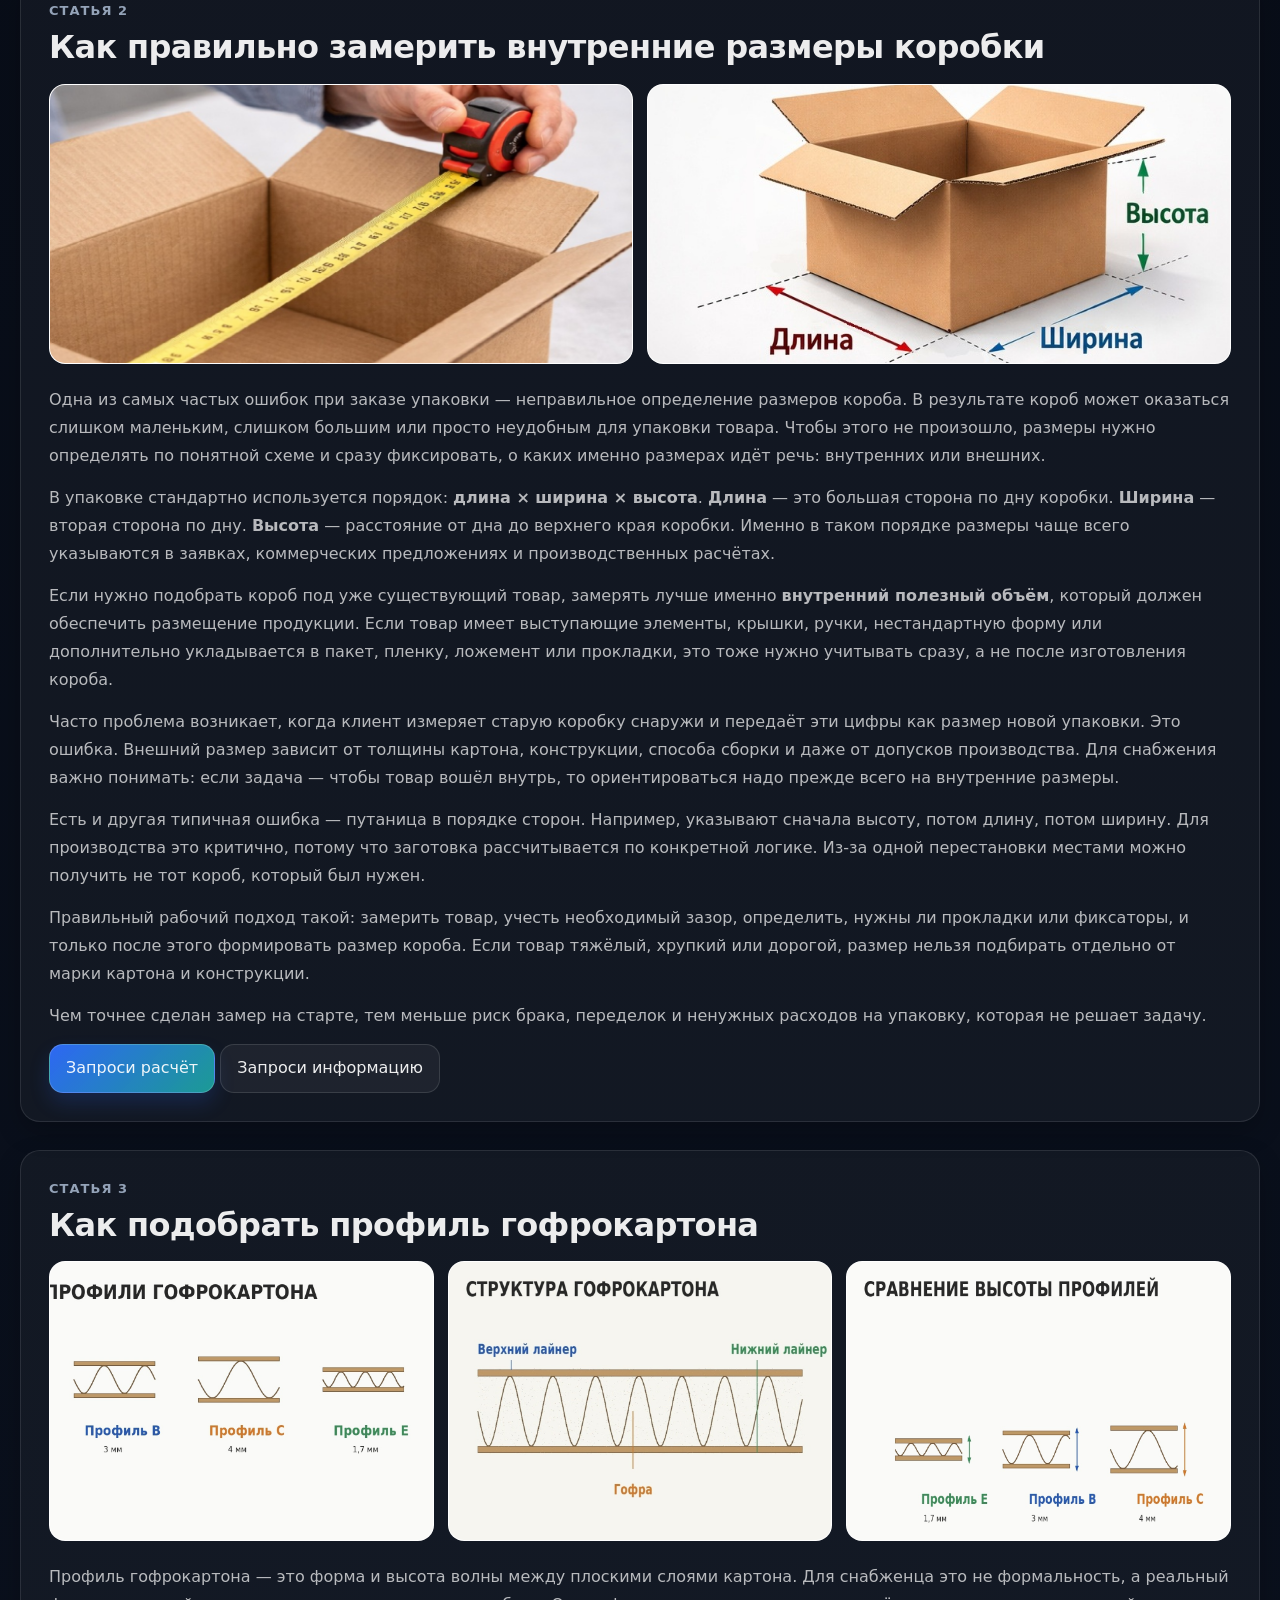
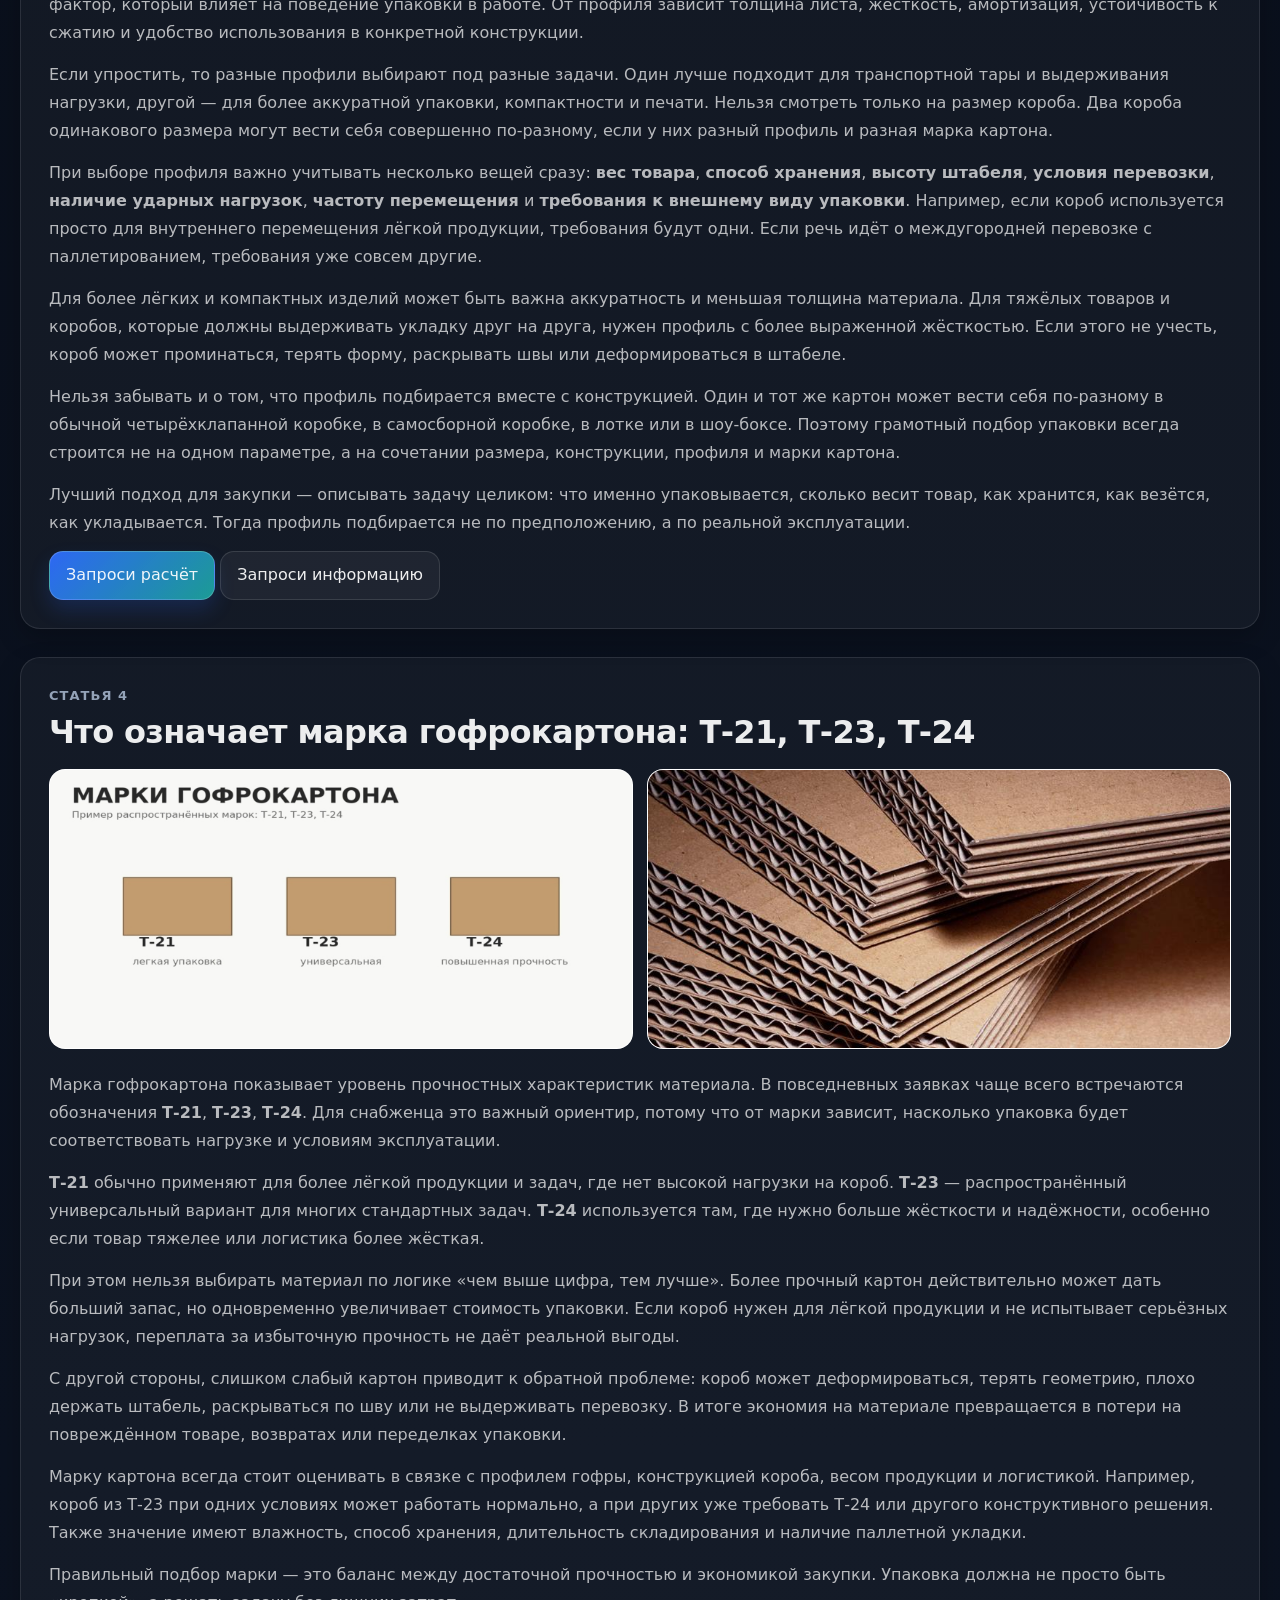
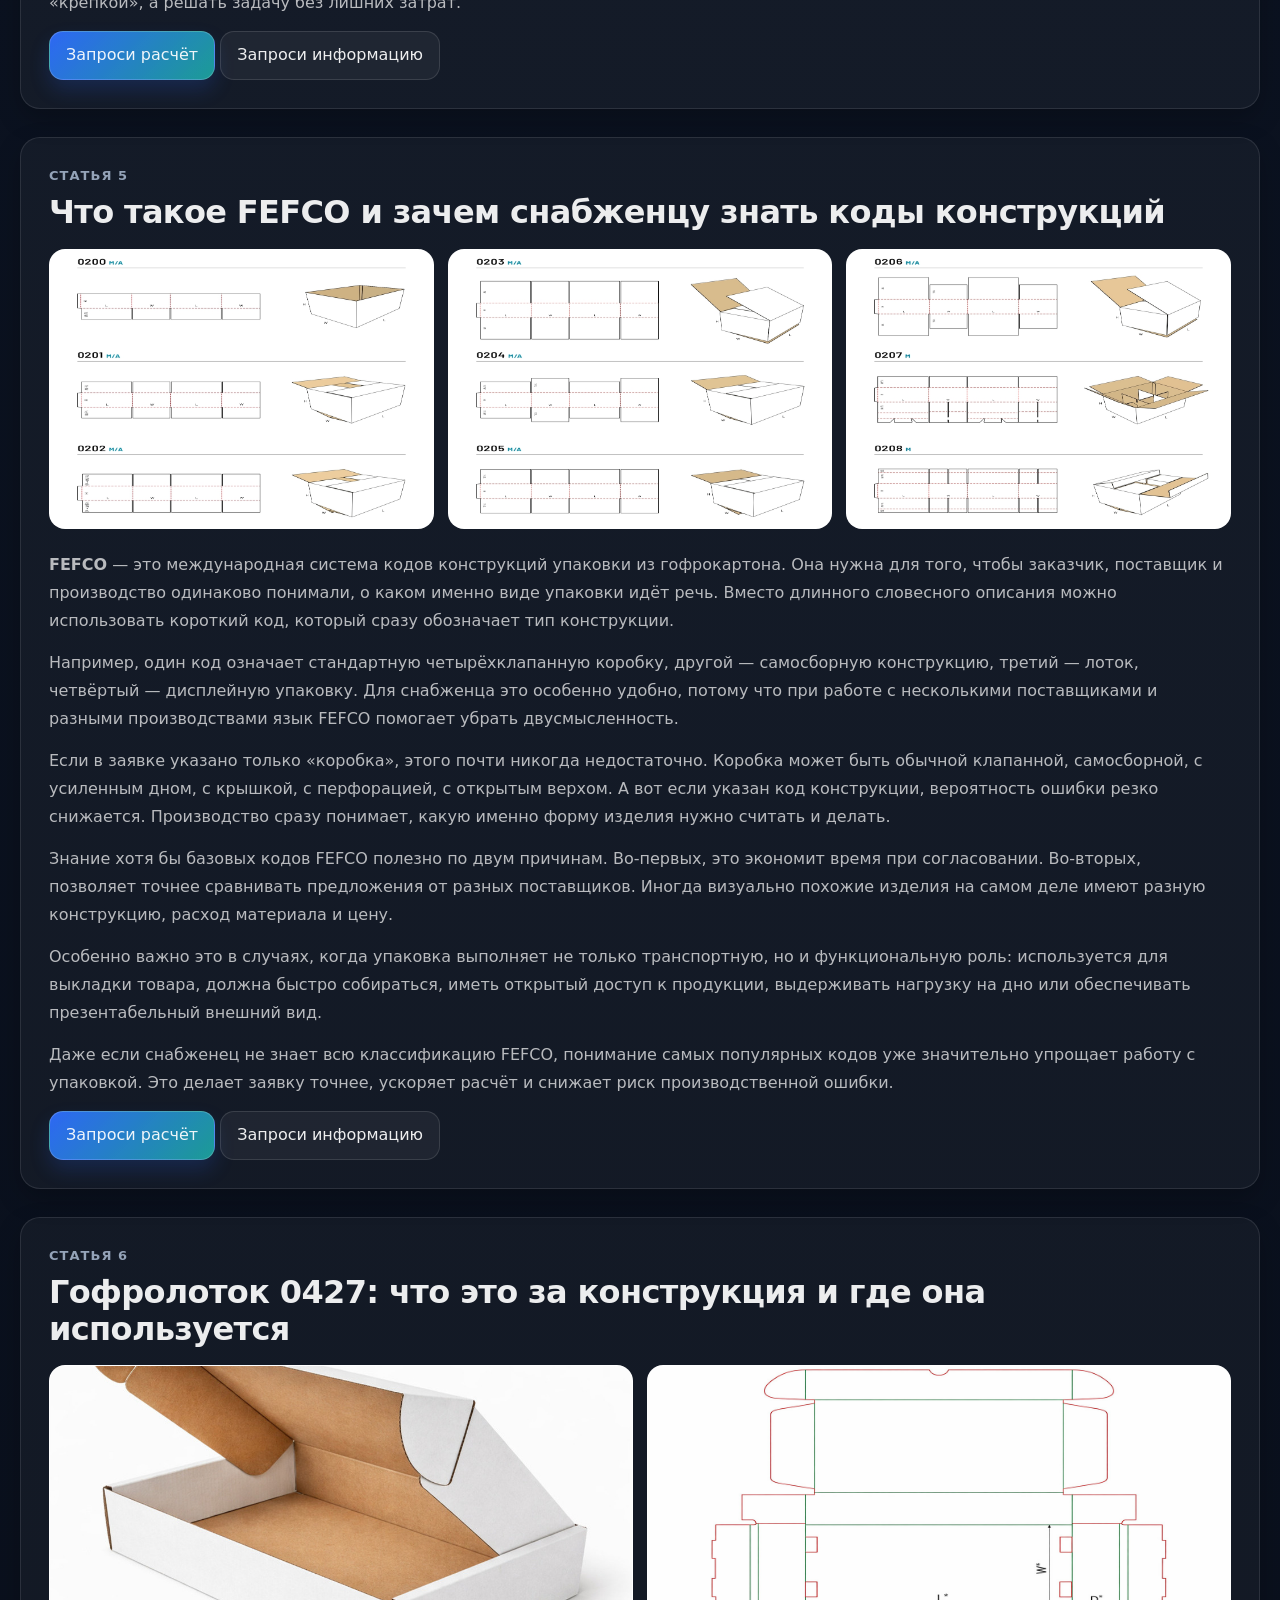
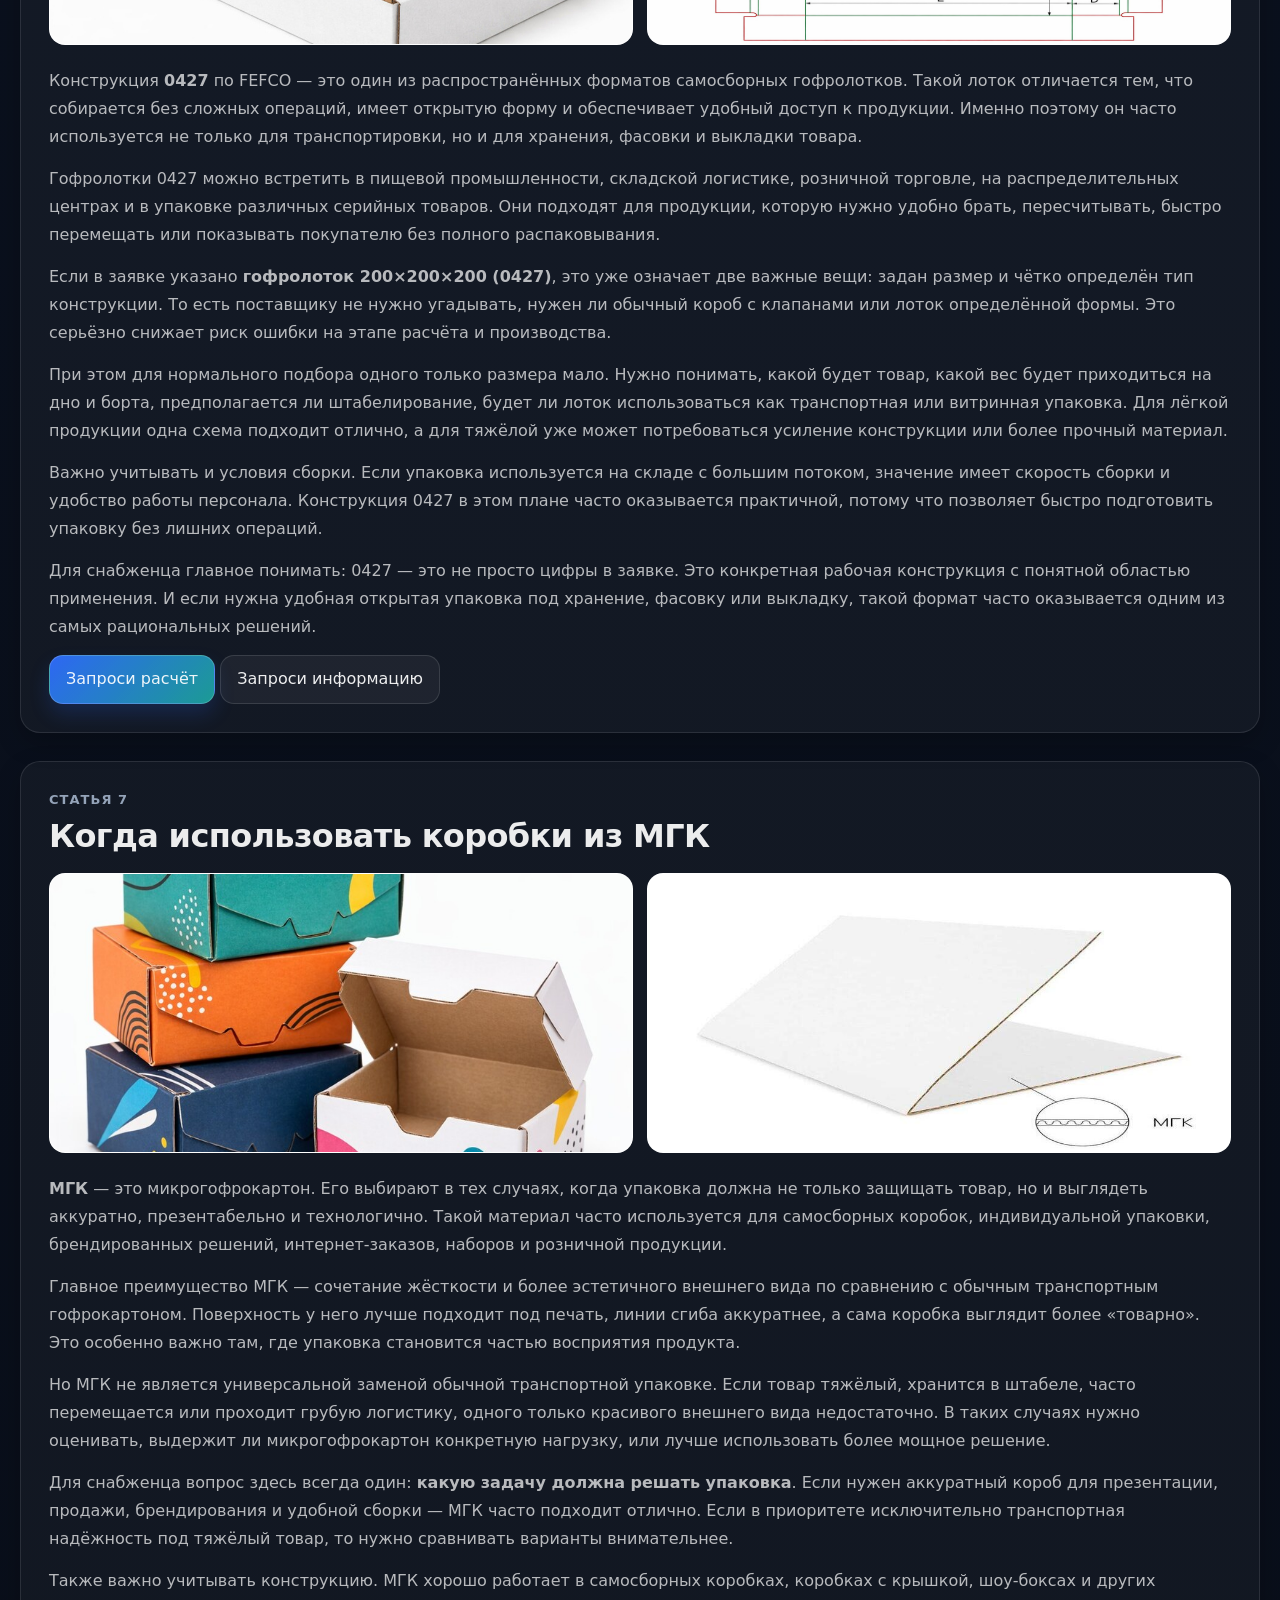
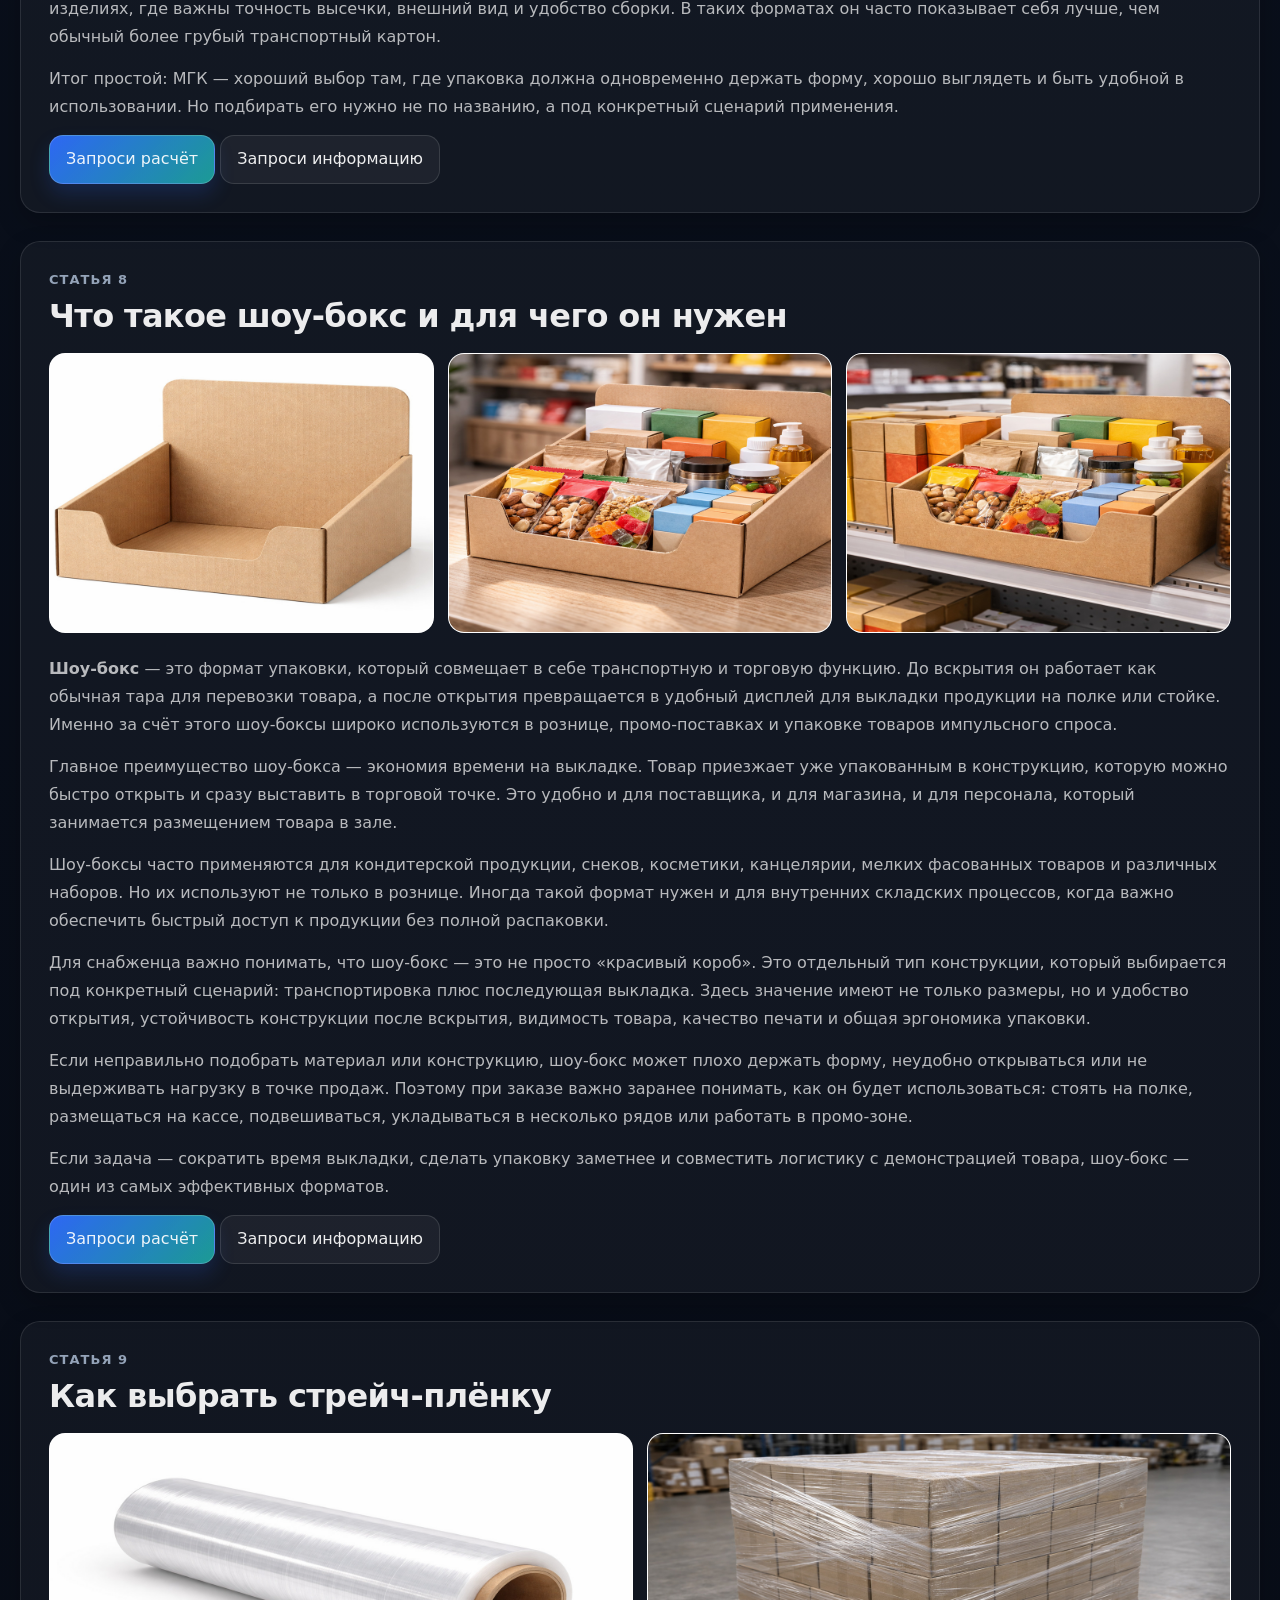
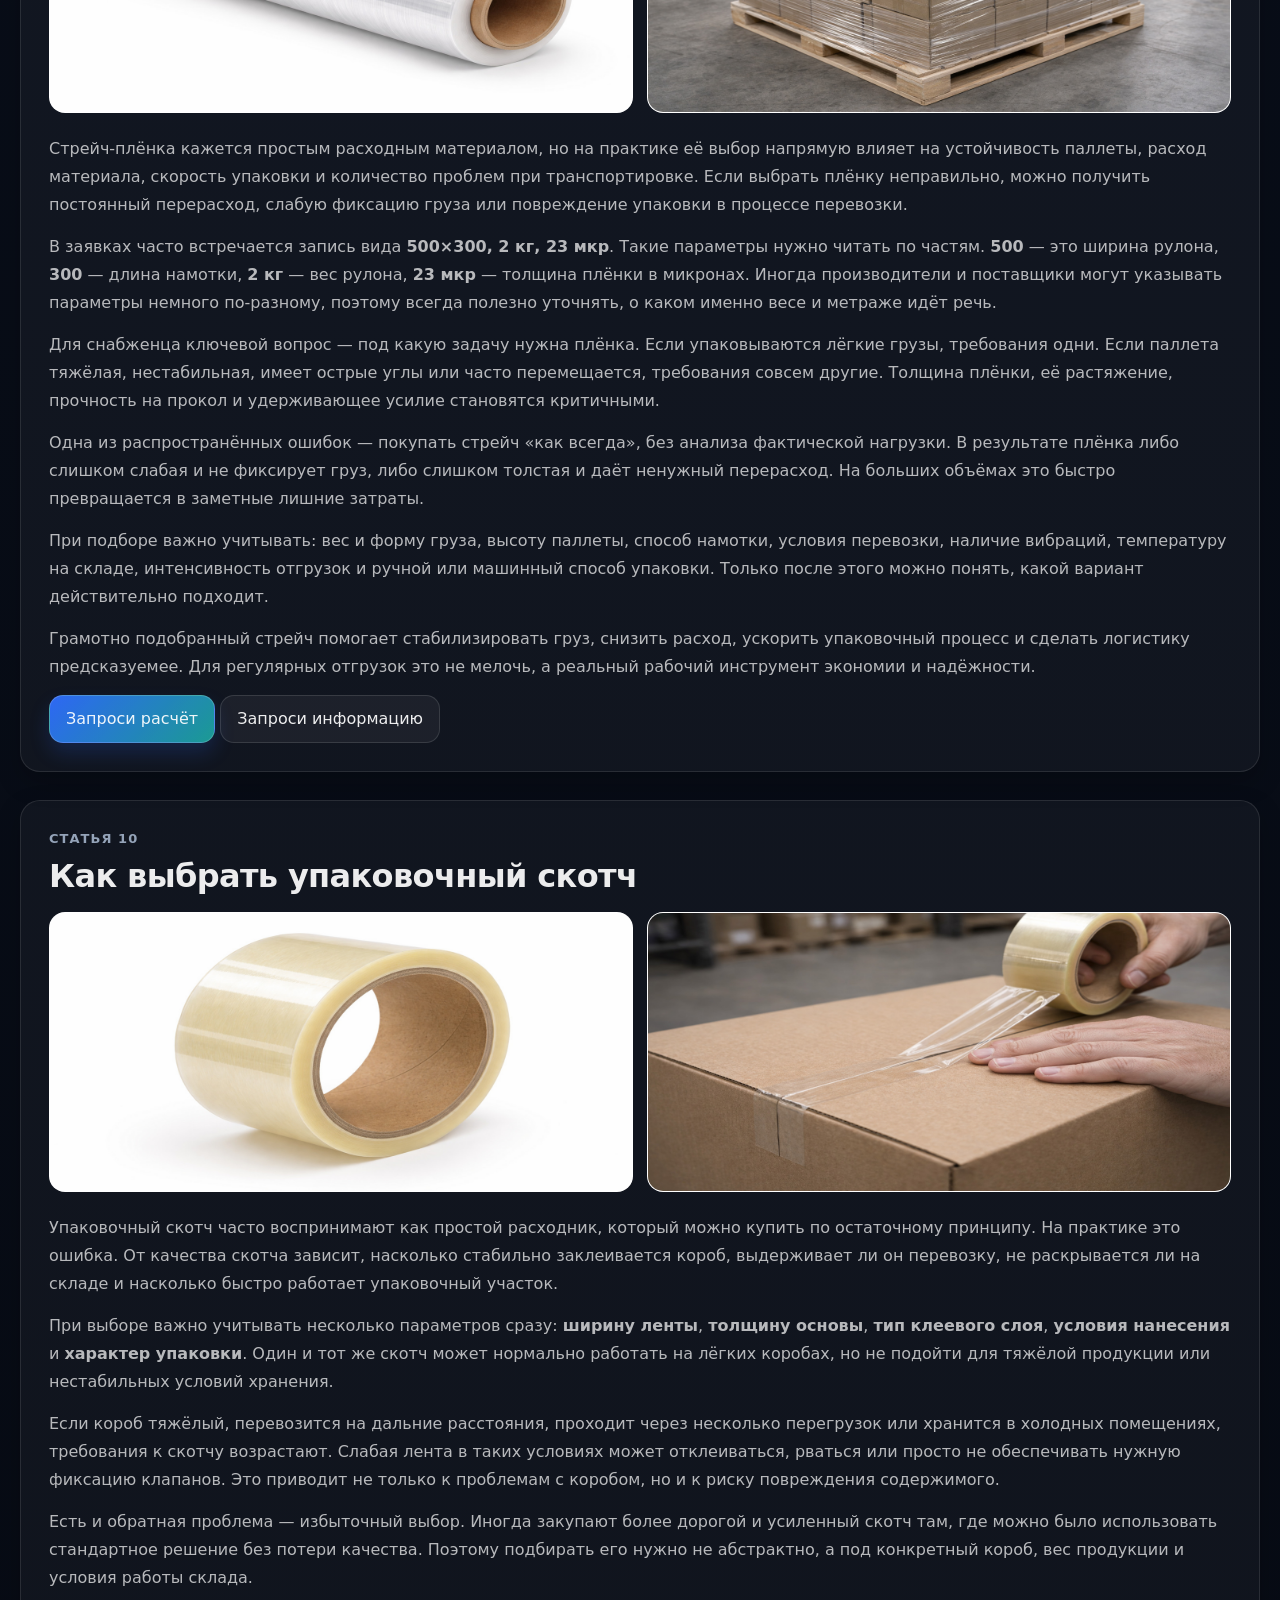
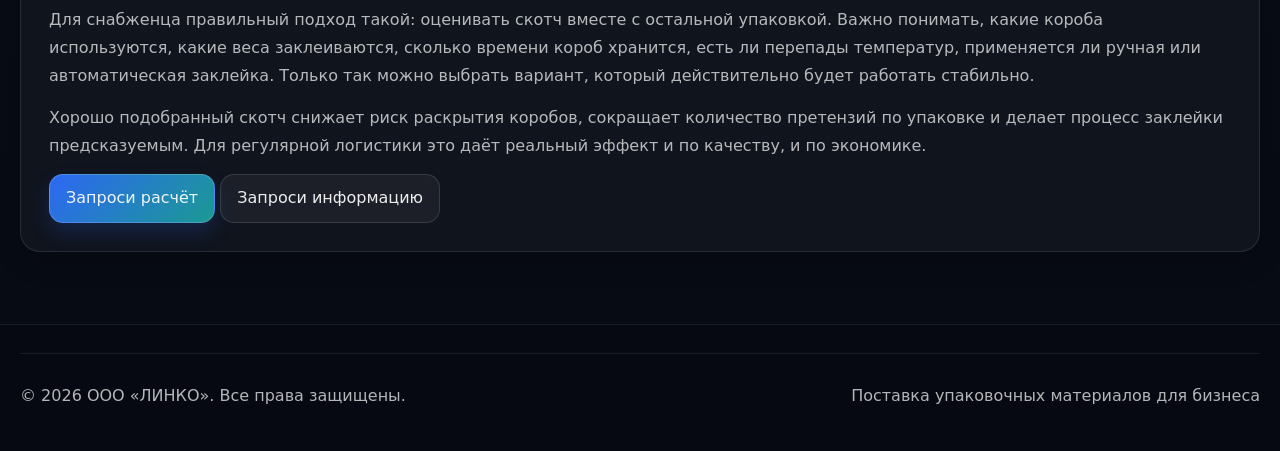
<file: articles.html>
<!doctype html>
<html lang="ru">
<head>
  <meta charset="UTF-8" />
  <meta name="viewport" content="width=device-width, initial-scale=1" />
  <title>Статьи — ЛИНКО</title>
  <meta name="description" content="Полезные статьи по упаковке: гофрокартон, FEFCO, МГК, шоу-боксы, стрейч-плёнка и упаковочный скотч." />
  <link rel="stylesheet" href="./assets/styles.css" />
  <link rel="icon" href="./assets/favicon.png" type="image/png">
</head>
  <div class="float-buttons">

  <a href="https://max.ru/u/f9LHodD0cOLwb6TjY2ouaCPra7yihTef6dEYNiPP4dRpP1u498oZQNjDWqg" class="float-btn max-btn" target="_blank">
    <img src="./assets/max.svg" alt="MAX">
    <span>MAX</span>
  </a>

  <a href="https://t.me/ltldex" class="float-btn tg-btn" target="_blank">
    <svg viewBox="0 0 24 24">
      <path d="M9.04 15.53l-.38 4.03c.54 0 .77-.23 1.05-.5l2.52-2.4 5.22 3.82c.96.53 1.64.25 1.9-.89l3.44-16.14c.31-1.44-.52-2-1.45-1.65L1.7 9.33c-1.4.55-1.38 1.34-.24 1.7l4.78 1.49L17.5 5.98c.54-.34 1.03-.15.63.19"/>
    </svg>
    <span>Telegram</span>
  </a>

</div>
<body>

  <header class="site-header">
    <div class="container header-inner">
      <a class="brand" href="./index.html">
        <img class="brand-logo" src="./assets/logo.png" alt="ЛИНКО" />
        <span class="brand-text">
          <strong>ЛИНКО</strong>
          <small>упаковочные материалы для B2B</small>
        </span>
      </a>

      <nav class="nav">
        <button class="nav-toggle" type="button" aria-expanded="false" aria-controls="navMenu">
          <span class="sr-only">Открыть меню</span>
          <span class="burger"></span>
        </button>

        <ul id="navMenu" class="nav-menu">
          <li><a class="nav-link" href="./index.html">Главная</a></li>
          <li><a class="nav-link" href="./about.html">О компании</a></li>
          <li><a class="nav-link" href="./products.html">Продукция</a></li>
          <li><a class="nav-link" href="./articles.html" aria-current="page">Статьи</a></li>
          <li><a class="nav-link" href="./contacts.html">Контакты</a></li>
          <li class="nav-cta"><a class="btn btn-primary" href="./contacts.html#form">Запроси расчёт</a></li>
        </ul>
      </nav>
    </div>
  </header>

  <main>

    <section class="section articles-hero">
      <div class="container">
        <p class="eyebrow">Полезные материалы</p>
        <h1 class="articles-title">Статьи по упаковке</h1>
        <p class="articles-lead">
          Раздел для снабженцев, логистов и специалистов по закупкам.
          Здесь собрана практическая информация по коробам, гофрокартону,
          лоткам, FEFCO, МГК, стрейч-плёнке и упаковочному скотчу.
        </p>
      </div>
    </section>

    <section class="section articles-section">
      <div class="container articles-layout">

        <!-- 1 -->
        <article class="article-card-full">
          <div class="article-header">
            <p class="article-kicker">Статья 1</p>
            <h2>Как читать обозначение гофрокороба</h2>
          </div>

          <div class="article-gallery article-gallery-3">
            <img src="./assets/images/articles/article-box-marking-1.jpg" alt="Размеры гофрокороба">
            <img src="./assets/images/articles/article-box-marking-2.jpg" alt="Маркировка коробки">
            <img src="./assets/images/articles/article-box-marking-3.jpg" alt="Пример короба">
          </div>

          <div class="article-body">
            <p>В заявках на упаковку часто встречается запись вроде <strong>300×300×300 Т-24С</strong>. Для человека, который только начинает работать со снабжением, такая строка выглядит как набор цифр и букв. Но на самом деле в ней уже содержится почти вся базовая информация о коробе: его размеры, тип материала и часть прочностных характеристик.</p>

            <p>Первая часть — <strong>300×300×300</strong>. Обычно это <strong>внутренние размеры короба</strong> в формате <strong>длина × ширина × высота</strong>. Именно внутренние размеры важны в большинстве закупок, потому что товар должен помещаться внутрь упаковки с учётом зазоров, прокладок, вкладышей или амортизирующих материалов. Если ориентироваться только на внешний габарит короба, можно легко ошибиться.</p>

            <p>Вторая часть — <strong>Т-24С</strong>. Буква <strong>Т</strong> означает, что используется <strong>трёхслойный гофрокартон</strong>. Цифра <strong>24</strong> указывает на марку картона, то есть на уровень его прочности. Буква <strong>С</strong> обозначает <strong>профиль гофры</strong>. Это влияет на жёсткость, толщину листа и то, как короб ведёт себя при нагрузке, штабелировании и транспортировке.</p>

            <p>На практике одной такой строки уже достаточно, чтобы поставщик понял базовую задачу. Но для корректного подбора этого всё равно не всегда хватает. Например, одинаковый размер 300×300×300 может использоваться как для лёгкой продукции, так и для тяжёлого товара. Во втором случае придётся учитывать вес, условия хранения, тип укладки на паллету и расстояние перевозки.</p>

            <p>Полезно помнить и о том, что разные компании могут по-разному трактовать обозначения, если заявка составлена небрежно. Поэтому при заказе лучше уточнять: это внутренний или внешний размер, нужна ли стандартная четырёхклапанная коробка или другая конструкция, будет ли печать, нужна ли повышенная жёсткость, как короб должен работать в реальной логистике.</p>

            <p>Для снабженца понимание такой маркировки — это база. Чем лучше читается заявка, тем меньше ошибок в заказе, меньше лишних согласований и меньше риск получить упаковку, которая формально совпадает по цифрам, но не подходит по факту.</p>

            <div class="article-actions">
              <a class="btn btn-primary" href="./contacts.html#form">Запроси расчёт</a>
              <a class="btn btn-secondary" href="./contacts.html#form">Запроси информацию</a>
            </div>
          </div>
        </article>

        <!-- 2 -->
        <article class="article-card-full">
          <div class="article-header">
            <p class="article-kicker">Статья 2</p>
            <h2>Как правильно замерить внутренние размеры коробки</h2>
          </div>

          <div class="article-gallery article-gallery-2">
            <img src="./assets/images/articles/article-inner-size-1.jpg" alt="Как измерять коробку">
            <img src="./assets/images/articles/article-inner-size-2.jpg" alt="Внутренние размеры коробки">
          </div>

          <div class="article-body">
            <p>Одна из самых частых ошибок при заказе упаковки — неправильное определение размеров короба. В результате короб может оказаться слишком маленьким, слишком большим или просто неудобным для упаковки товара. Чтобы этого не произошло, размеры нужно определять по понятной схеме и сразу фиксировать, о каких именно размерах идёт речь: внутренних или внешних.</p>

            <p>В упаковке стандартно используется порядок: <strong>длина × ширина × высота</strong>. <strong>Длина</strong> — это большая сторона по дну коробки. <strong>Ширина</strong> — вторая сторона по дну. <strong>Высота</strong> — расстояние от дна до верхнего края коробки. Именно в таком порядке размеры чаще всего указываются в заявках, коммерческих предложениях и производственных расчётах.</p>

            <p>Если нужно подобрать короб под уже существующий товар, замерять лучше именно <strong>внутренний полезный объём</strong>, который должен обеспечить размещение продукции. Если товар имеет выступающие элементы, крышки, ручки, нестандартную форму или дополнительно укладывается в пакет, пленку, ложемент или прокладки, это тоже нужно учитывать сразу, а не после изготовления короба.</p>

            <p>Часто проблема возникает, когда клиент измеряет старую коробку снаружи и передаёт эти цифры как размер новой упаковки. Это ошибка. Внешний размер зависит от толщины картона, конструкции, способа сборки и даже от допусков производства. Для снабжения важно понимать: если задача — чтобы товар вошёл внутрь, то ориентироваться надо прежде всего на внутренние размеры.</p>

            <p>Есть и другая типичная ошибка — путаница в порядке сторон. Например, указывают сначала высоту, потом длину, потом ширину. Для производства это критично, потому что заготовка рассчитывается по конкретной логике. Из-за одной перестановки местами можно получить не тот короб, который был нужен.</p>

            <p>Правильный рабочий подход такой: замерить товар, учесть необходимый зазор, определить, нужны ли прокладки или фиксаторы, и только после этого формировать размер короба. Если товар тяжёлый, хрупкий или дорогой, размер нельзя подбирать отдельно от марки картона и конструкции.</p>

            <p>Чем точнее сделан замер на старте, тем меньше риск брака, переделок и ненужных расходов на упаковку, которая не решает задачу.</p>

            <div class="article-actions">
              <a class="btn btn-primary" href="./contacts.html#form">Запроси расчёт</a>
              <a class="btn btn-secondary" href="./contacts.html#form">Запроси информацию</a>
            </div>
          </div>
        </article>

        <!-- 3 -->
        <article class="article-card-full">
          <div class="article-header">
            <p class="article-kicker">Статья 3</p>
            <h2>Как подобрать профиль гофрокартона</h2>
          </div>

          <div class="article-gallery article-gallery-3">
            <img src="./assets/images/articles/article-flute-1.jpg" alt="Профили гофрокартона">
            <img src="./assets/images/articles/article-flute-2.jpg" alt="Сравнение профилей">
            <img src="./assets/images/articles/article-flute-3.jpg" alt="Гофрокартон крупным планом">
          </div>

          <div class="article-body">
            <p>Профиль гофрокартона — это форма и высота волны между плоскими слоями картона. Для снабженца это не формальность, а реальный фактор, который влияет на поведение упаковки в работе. От профиля зависит толщина листа, жёсткость, амортизация, устойчивость к сжатию и удобство использования в конкретной конструкции.</p>

            <p>Если упростить, то разные профили выбирают под разные задачи. Один лучше подходит для транспортной тары и выдерживания нагрузки, другой — для более аккуратной упаковки, компактности и печати. Нельзя смотреть только на размер короба. Два короба одинакового размера могут вести себя совершенно по-разному, если у них разный профиль и разная марка картона.</p>

            <p>При выборе профиля важно учитывать несколько вещей сразу: <strong>вес товара</strong>, <strong>способ хранения</strong>, <strong>высоту штабеля</strong>, <strong>условия перевозки</strong>, <strong>наличие ударных нагрузок</strong>, <strong>частоту перемещения</strong> и <strong>требования к внешнему виду упаковки</strong>. Например, если короб используется просто для внутреннего перемещения лёгкой продукции, требования будут одни. Если речь идёт о междугородней перевозке с паллетированием, требования уже совсем другие.</p>

            <p>Для более лёгких и компактных изделий может быть важна аккуратность и меньшая толщина материала. Для тяжёлых товаров и коробов, которые должны выдерживать укладку друг на друга, нужен профиль с более выраженной жёсткостью. Если этого не учесть, короб может проминаться, терять форму, раскрывать швы или деформироваться в штабеле.</p>

            <p>Нельзя забывать и о том, что профиль подбирается вместе с конструкцией. Один и тот же картон может вести себя по-разному в обычной четырёхклапанной коробке, в самосборной коробке, в лотке или в шоу-боксе. Поэтому грамотный подбор упаковки всегда строится не на одном параметре, а на сочетании размера, конструкции, профиля и марки картона.</p>

            <p>Лучший подход для закупки — описывать задачу целиком: что именно упаковывается, сколько весит товар, как хранится, как везётся, как укладывается. Тогда профиль подбирается не по предположению, а по реальной эксплуатации.</p>

            <div class="article-actions">
              <a class="btn btn-primary" href="./contacts.html#form">Запроси расчёт</a>
              <a class="btn btn-secondary" href="./contacts.html#form">Запроси информацию</a>
            </div>
          </div>
        </article>

        <!-- 4 -->
        <article class="article-card-full">
          <div class="article-header">
            <p class="article-kicker">Статья 4</p>
            <h2>Что означает марка гофрокартона: Т-21, Т-23, Т-24</h2>
          </div>

          <div class="article-gallery article-gallery-2">
            <img src="./assets/images/articles/article-grade-1.jpg" alt="Марки гофрокартона">
            <img src="./assets/images/articles/article-grade-2.jpg" alt="Структура гофрокартона">
          </div>

          <div class="article-body">
            <p>Марка гофрокартона показывает уровень прочностных характеристик материала. В повседневных заявках чаще всего встречаются обозначения <strong>Т-21</strong>, <strong>Т-23</strong>, <strong>Т-24</strong>. Для снабженца это важный ориентир, потому что от марки зависит, насколько упаковка будет соответствовать нагрузке и условиям эксплуатации.</p>

            <p><strong>Т-21</strong> обычно применяют для более лёгкой продукции и задач, где нет высокой нагрузки на короб. <strong>Т-23</strong> — распространённый универсальный вариант для многих стандартных задач. <strong>Т-24</strong> используется там, где нужно больше жёсткости и надёжности, особенно если товар тяжелее или логистика более жёсткая.</p>

            <p>При этом нельзя выбирать материал по логике «чем выше цифра, тем лучше». Более прочный картон действительно может дать больший запас, но одновременно увеличивает стоимость упаковки. Если короб нужен для лёгкой продукции и не испытывает серьёзных нагрузок, переплата за избыточную прочность не даёт реальной выгоды.</p>

            <p>С другой стороны, слишком слабый картон приводит к обратной проблеме: короб может деформироваться, терять геометрию, плохо держать штабель, раскрываться по шву или не выдерживать перевозку. В итоге экономия на материале превращается в потери на повреждённом товаре, возвратах или переделках упаковки.</p>

            <p>Марку картона всегда стоит оценивать в связке с профилем гофры, конструкцией короба, весом продукции и логистикой. Например, короб из Т-23 при одних условиях может работать нормально, а при других уже требовать Т-24 или другого конструктивного решения. Также значение имеют влажность, способ хранения, длительность складирования и наличие паллетной укладки.</p>

            <p>Правильный подбор марки — это баланс между достаточной прочностью и экономикой закупки. Упаковка должна не просто быть «крепкой», а решать задачу без лишних затрат.</p>

            <div class="article-actions">
              <a class="btn btn-primary" href="./contacts.html#form">Запроси расчёт</a>
              <a class="btn btn-secondary" href="./contacts.html#form">Запроси информацию</a>
            </div>
          </div>
        </article>

        <!-- 5 -->
        <article class="article-card-full">
          <div class="article-header">
            <p class="article-kicker">Статья 5</p>
            <h2>Что такое FEFCO и зачем снабженцу знать коды конструкций</h2>
          </div>

          <div class="article-gallery article-gallery-3">
            <img src="./assets/images/articles/article-fefco-1.jpg" alt="FEFCO конструкции">
            <img src="./assets/images/articles/article-fefco-2.jpg" alt="Коды FEFCO">
            <img src="./assets/images/articles/article-fefco-3.jpg" alt="Типы коробов">
          </div>

          <div class="article-body">
            <p><strong>FEFCO</strong> — это международная система кодов конструкций упаковки из гофрокартона. Она нужна для того, чтобы заказчик, поставщик и производство одинаково понимали, о каком именно виде упаковки идёт речь. Вместо длинного словесного описания можно использовать короткий код, который сразу обозначает тип конструкции.</p>

            <p>Например, один код означает стандартную четырёхклапанную коробку, другой — самосборную конструкцию, третий — лоток, четвёртый — дисплейную упаковку. Для снабженца это особенно удобно, потому что при работе с несколькими поставщиками и разными производствами язык FEFCO помогает убрать двусмысленность.</p>

            <p>Если в заявке указано только «коробка», этого почти никогда недостаточно. Коробка может быть обычной клапанной, самосборной, с усиленным дном, с крышкой, с перфорацией, с открытым верхом. А вот если указан код конструкции, вероятность ошибки резко снижается. Производство сразу понимает, какую именно форму изделия нужно считать и делать.</p>

            <p>Знание хотя бы базовых кодов FEFCO полезно по двум причинам. Во-первых, это экономит время при согласовании. Во-вторых, позволяет точнее сравнивать предложения от разных поставщиков. Иногда визуально похожие изделия на самом деле имеют разную конструкцию, расход материала и цену.</p>

            <p>Особенно важно это в случаях, когда упаковка выполняет не только транспортную, но и функциональную роль: используется для выкладки товара, должна быстро собираться, иметь открытый доступ к продукции, выдерживать нагрузку на дно или обеспечивать презентабельный внешний вид.</p>

            <p>Даже если снабженец не знает всю классификацию FEFCO, понимание самых популярных кодов уже значительно упрощает работу с упаковкой. Это делает заявку точнее, ускоряет расчёт и снижает риск производственной ошибки.</p>

            <div class="article-actions">
              <a class="btn btn-primary" href="./contacts.html#form">Запроси расчёт</a>
              <a class="btn btn-secondary" href="./contacts.html#form">Запроси информацию</a>
            </div>
          </div>
        </article>

        <!-- 6 -->
        <article class="article-card-full">
          <div class="article-header">
            <p class="article-kicker">Статья 6</p>
            <h2>Гофролоток 0427: что это за конструкция и где она используется</h2>
          </div>

          <div class="article-gallery article-gallery-2">
            <img src="./assets/images/articles/article-tray-0427-1.jpg" alt="Гофролоток 0427">
            <img src="./assets/images/articles/article-tray-0427-2.jpg" alt="Лоток 0427 схема">
          </div>

          <div class="article-body">
            <p>Конструкция <strong>0427</strong> по FEFCO — это один из распространённых форматов самосборных гофролотков. Такой лоток отличается тем, что собирается без сложных операций, имеет открытую форму и обеспечивает удобный доступ к продукции. Именно поэтому он часто используется не только для транспортировки, но и для хранения, фасовки и выкладки товара.</p>

            <p>Гофролотки 0427 можно встретить в пищевой промышленности, складской логистике, розничной торговле, на распределительных центрах и в упаковке различных серийных товаров. Они подходят для продукции, которую нужно удобно брать, пересчитывать, быстро перемещать или показывать покупателю без полного распаковывания.</p>

            <p>Если в заявке указано <strong>гофролоток 200×200×200 (0427)</strong>, это уже означает две важные вещи: задан размер и чётко определён тип конструкции. То есть поставщику не нужно угадывать, нужен ли обычный короб с клапанами или лоток определённой формы. Это серьёзно снижает риск ошибки на этапе расчёта и производства.</p>

            <p>При этом для нормального подбора одного только размера мало. Нужно понимать, какой будет товар, какой вес будет приходиться на дно и борта, предполагается ли штабелирование, будет ли лоток использоваться как транспортная или витринная упаковка. Для лёгкой продукции одна схема подходит отлично, а для тяжёлой уже может потребоваться усиление конструкции или более прочный материал.</p>

            <p>Важно учитывать и условия сборки. Если упаковка используется на складе с большим потоком, значение имеет скорость сборки и удобство работы персонала. Конструкция 0427 в этом плане часто оказывается практичной, потому что позволяет быстро подготовить упаковку без лишних операций.</p>

            <p>Для снабженца главное понимать: 0427 — это не просто цифры в заявке. Это конкретная рабочая конструкция с понятной областью применения. И если нужна удобная открытая упаковка под хранение, фасовку или выкладку, такой формат часто оказывается одним из самых рациональных решений.</p>

            <div class="article-actions">
              <a class="btn btn-primary" href="./contacts.html#form">Запроси расчёт</a>
              <a class="btn btn-secondary" href="./contacts.html#form">Запроси информацию</a>
            </div>
          </div>
        </article>

        <!-- 7 -->
        <article class="article-card-full">
          <div class="article-header">
            <p class="article-kicker">Статья 7</p>
            <h2>Когда использовать коробки из МГК</h2>
          </div>

          <div class="article-gallery article-gallery-2">
            <img src="./assets/images/articles/article-mgk-1.jpg" alt="Коробка из МГК">
            <img src="./assets/images/articles/article-mgk-2.jpg" alt="Микрогофрокартон">
          </div>

          <div class="article-body">
            <p><strong>МГК</strong> — это микрогофрокартон. Его выбирают в тех случаях, когда упаковка должна не только защищать товар, но и выглядеть аккуратно, презентабельно и технологично. Такой материал часто используется для самосборных коробок, индивидуальной упаковки, брендированных решений, интернет-заказов, наборов и розничной продукции.</p>

            <p>Главное преимущество МГК — сочетание жёсткости и более эстетичного внешнего вида по сравнению с обычным транспортным гофрокартоном. Поверхность у него лучше подходит под печать, линии сгиба аккуратнее, а сама коробка выглядит более «товарно». Это особенно важно там, где упаковка становится частью восприятия продукта.</p>

            <p>Но МГК не является универсальной заменой обычной транспортной упаковке. Если товар тяжёлый, хранится в штабеле, часто перемещается или проходит грубую логистику, одного только красивого внешнего вида недостаточно. В таких случаях нужно оценивать, выдержит ли микрогофрокартон конкретную нагрузку, или лучше использовать более мощное решение.</p>

            <p>Для снабженца вопрос здесь всегда один: <strong>какую задачу должна решать упаковка</strong>. Если нужен аккуратный короб для презентации, продажи, брендирования и удобной сборки — МГК часто подходит отлично. Если в приоритете исключительно транспортная надёжность под тяжёлый товар, то нужно сравнивать варианты внимательнее.</p>

            <p>Также важно учитывать конструкцию. МГК хорошо работает в самосборных коробках, коробках с крышкой, шоу-боксах и других изделиях, где важны точность высечки, внешний вид и удобство сборки. В таких форматах он часто показывает себя лучше, чем обычный более грубый транспортный картон.</p>

            <p>Итог простой: МГК — хороший выбор там, где упаковка должна одновременно держать форму, хорошо выглядеть и быть удобной в использовании. Но подбирать его нужно не по названию, а под конкретный сценарий применения.</p>

            <div class="article-actions">
              <a class="btn btn-primary" href="./contacts.html#form">Запроси расчёт</a>
              <a class="btn btn-secondary" href="./contacts.html#form">Запроси информацию</a>
            </div>
          </div>
        </article>

        <!-- 8 -->
        <article class="article-card-full">
          <div class="article-header">
            <p class="article-kicker">Статья 8</p>
            <h2>Что такое шоу-бокс и для чего он нужен</h2>
          </div>

          <div class="article-gallery article-gallery-3">
            <img src="./assets/images/articles/article-show-box-1.jpg" alt="Шоу-бокс">
            <img src="./assets/images/articles/article-show-box-2.jpg" alt="Торговый шоу-бокс">
            <img src="./assets/images/articles/article-show-box-3.jpg" alt="Шоу-бокс на полке">
          </div>

          <div class="article-body">
            <p><strong>Шоу-бокс</strong> — это формат упаковки, который совмещает в себе транспортную и торговую функцию. До вскрытия он работает как обычная тара для перевозки товара, а после открытия превращается в удобный дисплей для выкладки продукции на полке или стойке. Именно за счёт этого шоу-боксы широко используются в рознице, промо-поставках и упаковке товаров импульсного спроса.</p>

            <p>Главное преимущество шоу-бокса — экономия времени на выкладке. Товар приезжает уже упакованным в конструкцию, которую можно быстро открыть и сразу выставить в торговой точке. Это удобно и для поставщика, и для магазина, и для персонала, который занимается размещением товара в зале.</p>

            <p>Шоу-боксы часто применяются для кондитерской продукции, снеков, косметики, канцелярии, мелких фасованных товаров и различных наборов. Но их используют не только в рознице. Иногда такой формат нужен и для внутренних складских процессов, когда важно обеспечить быстрый доступ к продукции без полной распаковки.</p>

            <p>Для снабженца важно понимать, что шоу-бокс — это не просто «красивый короб». Это отдельный тип конструкции, который выбирается под конкретный сценарий: транспортировка плюс последующая выкладка. Здесь значение имеют не только размеры, но и удобство открытия, устойчивость конструкции после вскрытия, видимость товара, качество печати и общая эргономика упаковки.</p>

            <p>Если неправильно подобрать материал или конструкцию, шоу-бокс может плохо держать форму, неудобно открываться или не выдерживать нагрузку в точке продаж. Поэтому при заказе важно заранее понимать, как он будет использоваться: стоять на полке, размещаться на кассе, подвешиваться, укладываться в несколько рядов или работать в промо-зоне.</p>

            <p>Если задача — сократить время выкладки, сделать упаковку заметнее и совместить логистику с демонстрацией товара, шоу-бокс — один из самых эффективных форматов.</p>

            <div class="article-actions">
              <a class="btn btn-primary" href="./contacts.html#form">Запроси расчёт</a>
              <a class="btn btn-secondary" href="./contacts.html#form">Запроси информацию</a>
            </div>
          </div>
        </article>

        <!-- 9 -->
        <article class="article-card-full">
          <div class="article-header">
            <p class="article-kicker">Статья 9</p>
            <h2>Как выбрать стрейч-плёнку</h2>
          </div>

          <div class="article-gallery article-gallery-2">
            <img src="./assets/images/articles/article-stretch-1.jpg" alt="Стрейч пленка">
            <img src="./assets/images/articles/article-stretch-2.jpg" alt="Рулон стрейч пленки">
          </div>

          <div class="article-body">
            <p>Стрейч-плёнка кажется простым расходным материалом, но на практике её выбор напрямую влияет на устойчивость паллеты, расход материала, скорость упаковки и количество проблем при транспортировке. Если выбрать плёнку неправильно, можно получить постоянный перерасход, слабую фиксацию груза или повреждение упаковки в процессе перевозки.</p>

            <p>В заявках часто встречается запись вида <strong>500×300, 2 кг, 23 мкр</strong>. Такие параметры нужно читать по частям. <strong>500</strong> — это ширина рулона, <strong>300</strong> — длина намотки, <strong>2 кг</strong> — вес рулона, <strong>23 мкр</strong> — толщина плёнки в микронах. Иногда производители и поставщики могут указывать параметры немного по-разному, поэтому всегда полезно уточнять, о каком именно весе и метраже идёт речь.</p>

            <p>Для снабженца ключевой вопрос — под какую задачу нужна плёнка. Если упаковываются лёгкие грузы, требования одни. Если паллета тяжёлая, нестабильная, имеет острые углы или часто перемещается, требования совсем другие. Толщина плёнки, её растяжение, прочность на прокол и удерживающее усилие становятся критичными.</p>

            <p>Одна из распространённых ошибок — покупать стрейч «как всегда», без анализа фактической нагрузки. В результате плёнка либо слишком слабая и не фиксирует груз, либо слишком толстая и даёт ненужный перерасход. На больших объёмах это быстро превращается в заметные лишние затраты.</p>

            <p>При подборе важно учитывать: вес и форму груза, высоту паллеты, способ намотки, условия перевозки, наличие вибраций, температуру на складе, интенсивность отгрузок и ручной или машинный способ упаковки. Только после этого можно понять, какой вариант действительно подходит.</p>

            <p>Грамотно подобранный стрейч помогает стабилизировать груз, снизить расход, ускорить упаковочный процесс и сделать логистику предсказуемее. Для регулярных отгрузок это не мелочь, а реальный рабочий инструмент экономии и надёжности.</p>

            <div class="article-actions">
              <a class="btn btn-primary" href="./contacts.html#form">Запроси расчёт</a>
              <a class="btn btn-secondary" href="./contacts.html#form">Запроси информацию</a>
            </div>
          </div>
        </article>

        <!-- 10 -->
        <article class="article-card-full">
          <div class="article-header">
            <p class="article-kicker">Статья 10</p>
            <h2>Как выбрать упаковочный скотч</h2>
          </div>

          <div class="article-gallery article-gallery-2">
            <img src="./assets/images/articles/article-tape-1.jpg" alt="Упаковочный скотч">
            <img src="./assets/images/articles/article-tape-2.jpg" alt="Заклейка коробки скотчем">
          </div>

          <div class="article-body">
            <p>Упаковочный скотч часто воспринимают как простой расходник, который можно купить по остаточному принципу. На практике это ошибка. От качества скотча зависит, насколько стабильно заклеивается короб, выдерживает ли он перевозку, не раскрывается ли на складе и насколько быстро работает упаковочный участок.</p>

            <p>При выборе важно учитывать несколько параметров сразу: <strong>ширину ленты</strong>, <strong>толщину основы</strong>, <strong>тип клеевого слоя</strong>, <strong>условия нанесения</strong> и <strong>характер упаковки</strong>. Один и тот же скотч может нормально работать на лёгких коробах, но не подойти для тяжёлой продукции или нестабильных условий хранения.</p>

            <p>Если короб тяжёлый, перевозится на дальние расстояния, проходит через несколько перегрузок или хранится в холодных помещениях, требования к скотчу возрастают. Слабая лента в таких условиях может отклеиваться, рваться или просто не обеспечивать нужную фиксацию клапанов. Это приводит не только к проблемам с коробом, но и к риску повреждения содержимого.</p>

            <p>Есть и обратная проблема — избыточный выбор. Иногда закупают более дорогой и усиленный скотч там, где можно было использовать стандартное решение без потери качества. Поэтому подбирать его нужно не абстрактно, а под конкретный короб, вес продукции и условия работы склада.</p>

            <p>Для снабженца правильный подход такой: оценивать скотч вместе с остальной упаковкой. Важно понимать, какие короба используются, какие веса заклеиваются, сколько времени короб хранится, есть ли перепады температур, применяется ли ручная или автоматическая заклейка. Только так можно выбрать вариант, который действительно будет работать стабильно.</p>

            <p>Хорошо подобранный скотч снижает риск раскрытия коробов, сокращает количество претензий по упаковке и делает процесс заклейки предсказуемым. Для регулярной логистики это даёт реальный эффект и по качеству, и по экономике.</p>

            <div class="article-actions">
              <a class="btn btn-primary" href="./contacts.html#form">Запроси расчёт</a>
              <a class="btn btn-secondary" href="./contacts.html#form">Запроси информацию</a>
            </div>
          </div>
        </article>

      </div>
    </section>

  </main>

  <footer class="site-footer">
    <div class="container footer-bottom">
      <p class="muted">© <span id="year"></span> ООО «ЛИНКО». Все права защищены.</p>
      <p class="muted">Поставка упаковочных материалов для бизнеса</p>
    </div>
  </footer>

  <script src="./assets/app.js"></script>
</body>
</html>
</file>
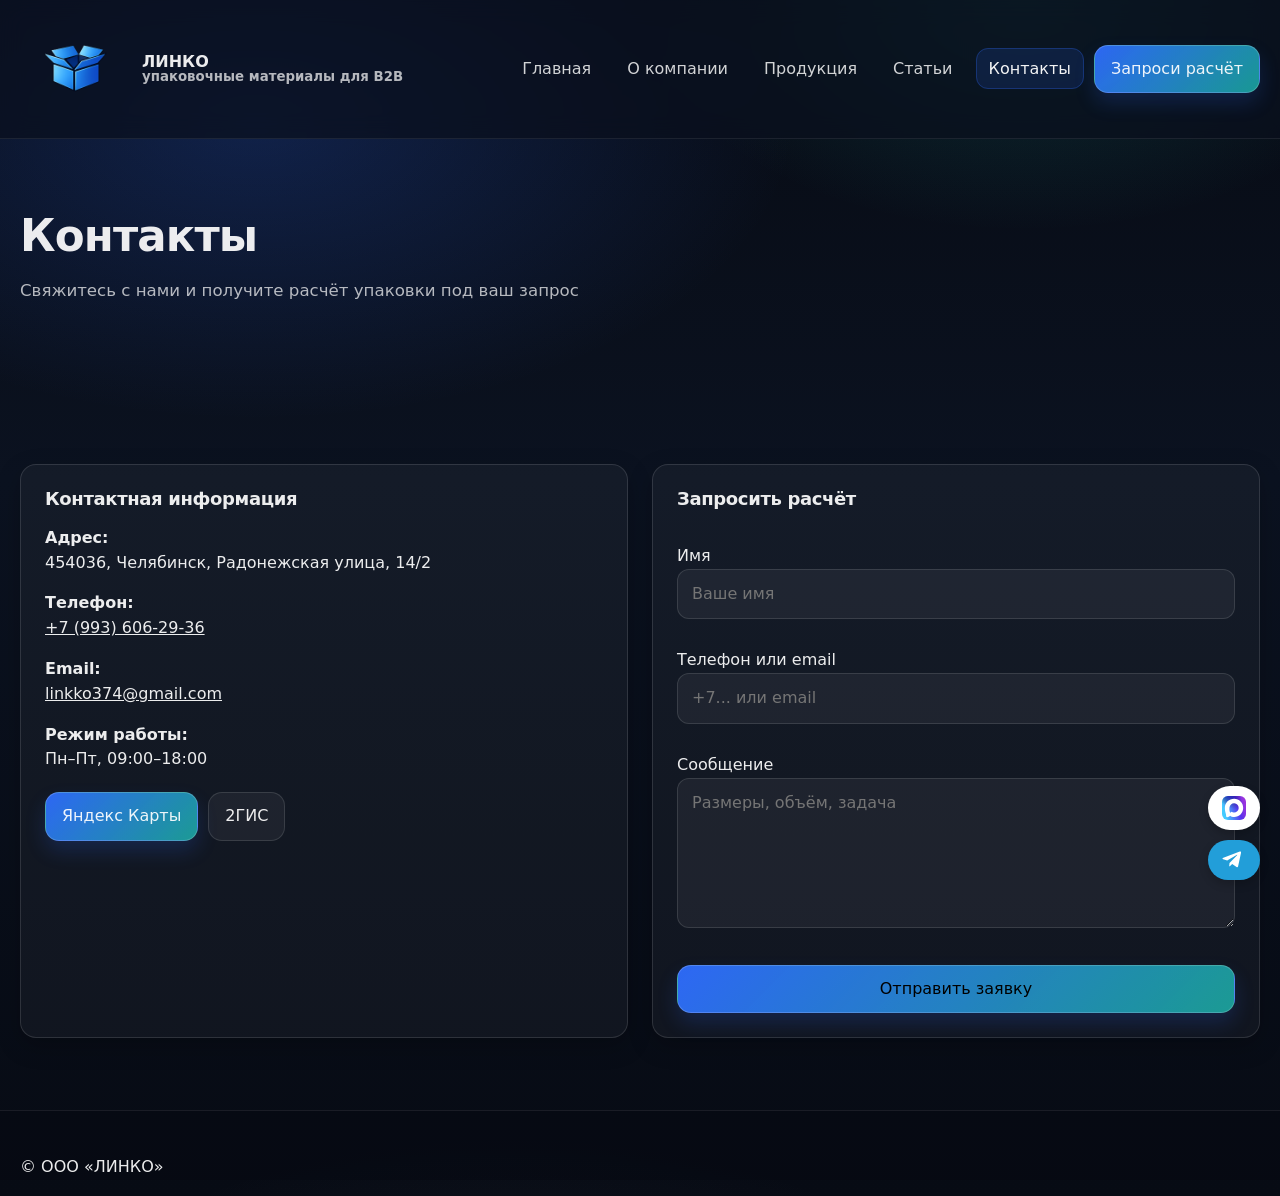
<file: contacts.html>
<!doctype html>
<html lang="ru">
<head>
  <meta charset="UTF-8" />
  <meta name="viewport" content="width=device-width, initial-scale=1"/>
  <title>Контакты — ЛИНКО</title>
  <meta name="description" content="Контакты ООО ЛИНКО. Запросите расчёт упаковки для вашего бизнеса."/>
  <link rel="stylesheet" href="./assets/styles.css"/>
  <link rel="icon" href="./assets/favicon.png" type="image/png">
</head>

<body>
  <header class="site-header">
  <div class="container header-inner">
    <a class="brand" href="./index.html">
      <img class="brand-logo" src="./assets/logo.png" alt="ЛИНКО" />
      <span class="brand-text">
        <strong>ЛИНКО</strong>
        <small>упаковочные материалы для B2B</small>
      </span>
    </a>

    <nav class="nav">
      <button class="nav-toggle" type="button" aria-expanded="false" aria-controls="navMenu">
        <span class="sr-only">Открыть меню</span>
        <span class="burger"></span>
      </button>

      <ul id="navMenu" class="nav-menu">
        <li><a class="nav-link" href="./index.html">Главная</a></li>
        <li><a class="nav-link" href="./about.html">О компании</a></li>
        <li><a class="nav-link" href="./products.html">Продукция</a></li>
        <li><a class="nav-link" href="./articles.html">Статьи</a></li>
        <li><a class="nav-link" href="./contacts.html" aria-current="page">Контакты</a></li>
        <li class="nav-cta">
          <a class="btn btn-primary" href="#contactForm">Запроси&nbsp;расчёт</a>
        </li>
      </ul>
    </nav>
  </div>
</header>
  <main>

    <section class="section">
      <div class="container">
        <h1>Контакты</h1>
        <p class="lead">Свяжитесь с нами и получите расчёт упаковки под ваш запрос</p>
      </div>
    </section>

    <section class="section">
      <div class="container contacts-page-grid">

        <!-- ЛЕВАЯ КОЛОНКА -->
        <div class="card contacts-info-card">

          <h3>Контактная информация</h3>

          <p>
            <strong>Адрес:</strong><br>
            454036, Челябинск, Радонежская улица, 14/2
          </p>

          <p>
            <strong>Телефон:</strong><br>
            <a href="tel:+79936062936">+7 (993) 606-29-36</a>
          </p>

          <p>
            <strong>Email:</strong><br>
            <a href="mailto:linkko374@gmail.com">linkko374@gmail.com</a>
          </p>

          <p>
            <strong>Режим работы:</strong><br>
            Пн–Пт, 09:00–18:00
          </p>

          <div class="location-actions">
            <a class="btn btn-primary" href="https://yandex.ru/maps/-/CPvJ7RKx" target="_blank">
              Яндекс Карты
            </a>

            <a class="btn btn-secondary" href="https://go.2gis.com/T01jH" target="_blank">
              2ГИС
            </a>
          </div>

        </div>

        <!-- ПРАВАЯ КОЛОНКА -->
        <form id="contactForm" class="contact-form card"> 

          <h3>Запросить расчёт</h3>

          <label>
            Имя
            <input type="text" name="name" placeholder="Ваше имя" required>
          </label>

          <label>
            Телефон или email
            <input type="text" name="phone" placeholder="+7... или email" required>
          </label>

          <label>
            Сообщение
            <textarea name="message" rows="5" placeholder="Размеры, объём, задача" required></textarea>
          </label>

          <button class="btn btn-primary btn-block" type="submit">
            Отправить заявку
          </button>

        </form>

      </div>
    </section>

  </main>

  <footer class="site-footer">
    <div class="container">
      <p>© ООО «ЛИНКО»</p>
    </div>
  </footer>

  <!-- КНОПКИ -->
  <div class="float-buttons">

    <a href="https://max.ru/u/f9LHodD0cOLwb6TjY2ouaCPra7yihTef6dEYNiPP4dRpP1u498oZQNjDWqg" class="float-btn max-btn" target="_blank">
      <img src="./assets/max.svg" alt="MAX">
    </a>

    <a href="https://t.me/ltldex" class="float-btn tg-btn" target="_blank">
      <svg viewBox="0 0 24 24">
        <path d="M9.04 15.53l-.38 4.03c.54 0 .77-.23 1.05-.5l2.52-2.4 5.22 3.82c.96.53 1.64.25 1.9-.89l3.44-16.14c.31-1.44-.52-2-1.45-1.65L1.7 9.33c-1.4.55-1.38 1.34-.24 1.7l4.78 1.49L17.5 5.98c.54-.34 1.03-.15.63.19"/>
      </svg>
    </a>

  </div>
<script src=" /assets/contacts.js?v=5"></script>
</body>
</html>
</file>
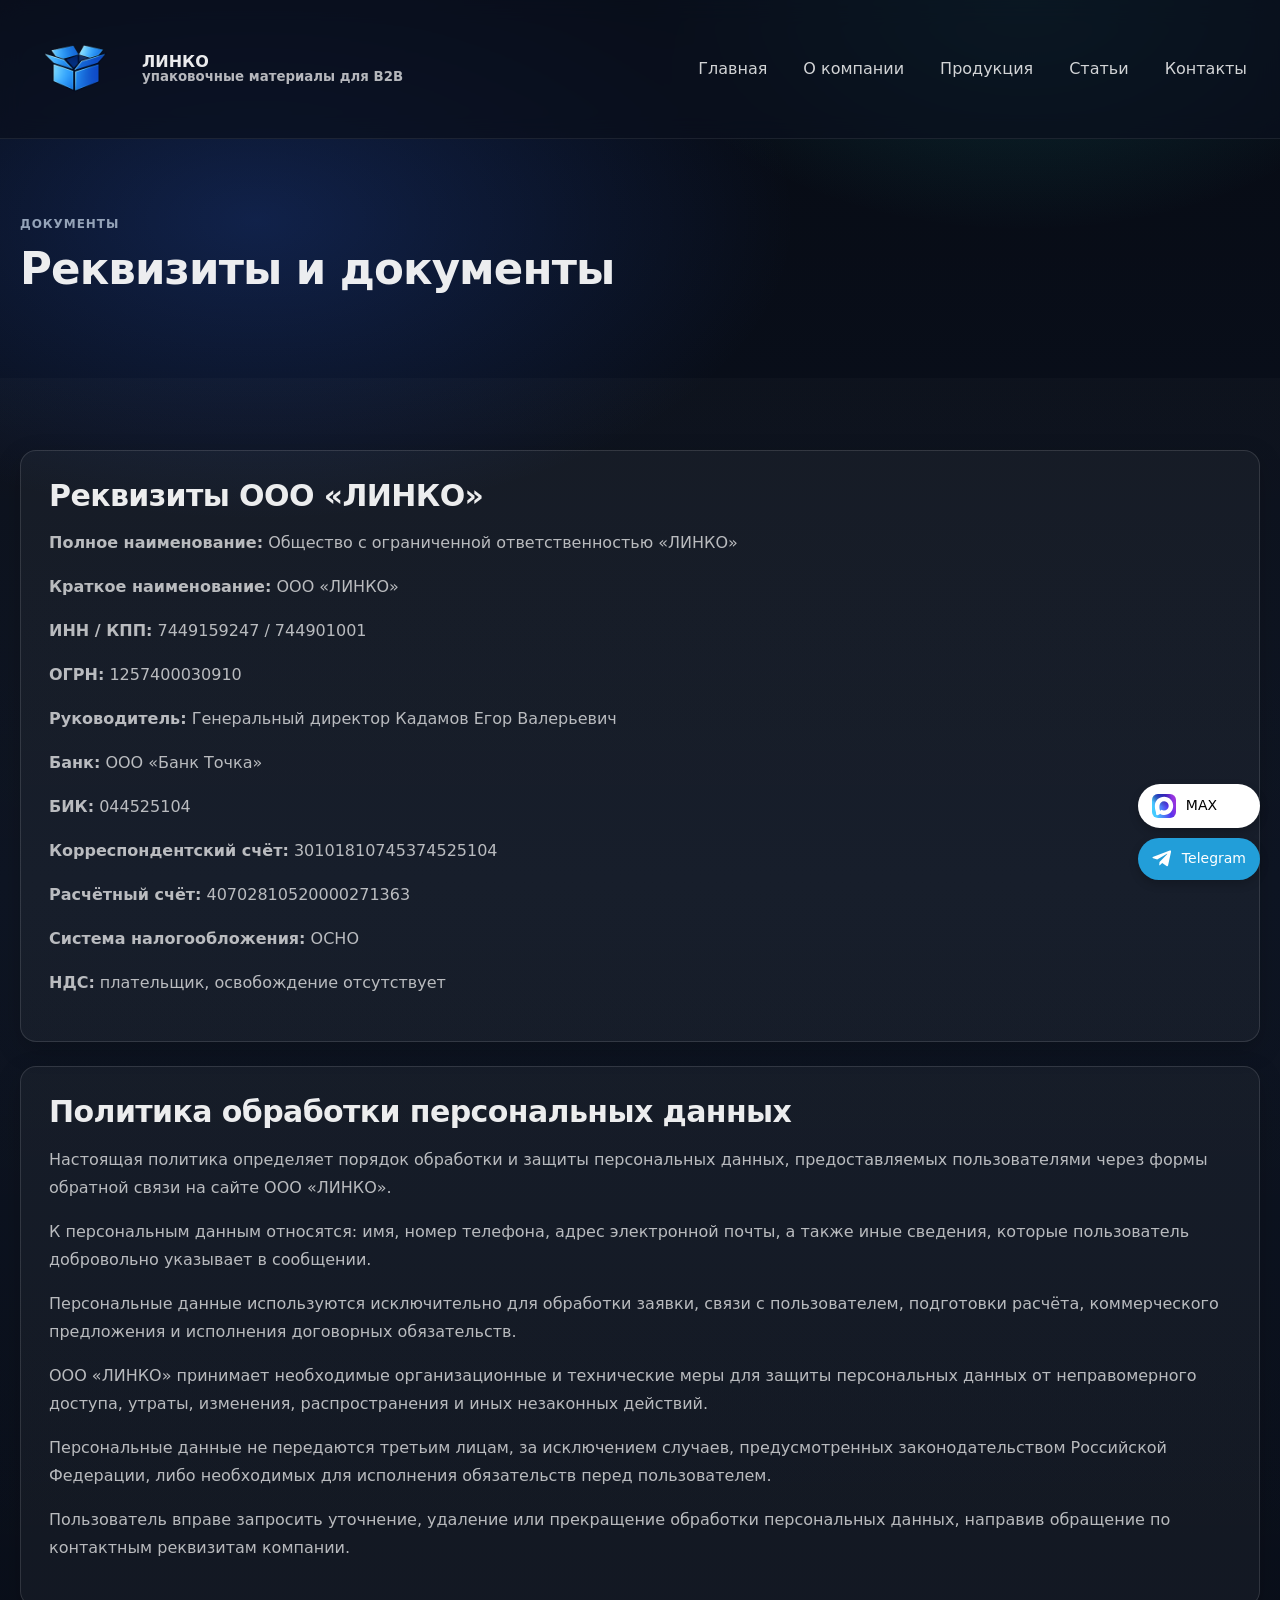
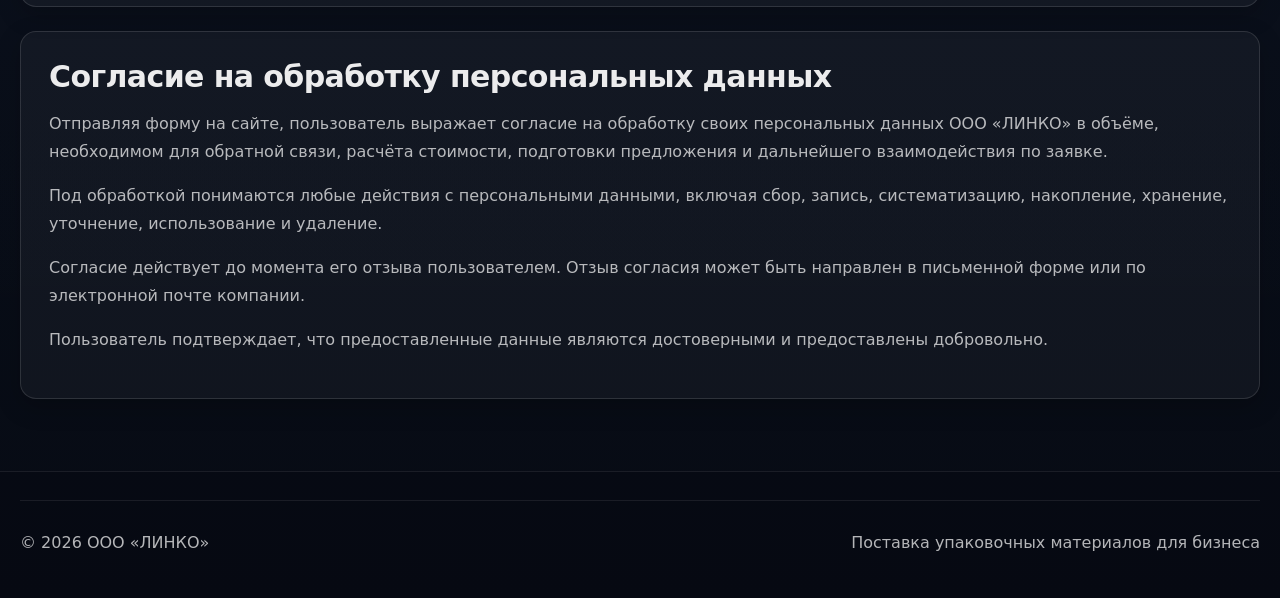
<file: documents.html>
<!doctype html>
<html lang="ru">
<head>
  <meta charset="UTF-8" />
  <meta name="viewport" content="width=device-width, initial-scale=1"/>
  <title>Документы — ЛИНКО</title>
  <meta name="description" content="Документы и реквизиты ООО ЛИНКО."/>
  <link rel="stylesheet" href="./assets/styles.css"/>
  <link rel="icon" href="./assets/favicon.png" type="image/png">
</head>
  <div class="float-buttons">

  <a href="https://max.ru/u/f9LHodD0cOLwb6TjY2ouaCPra7yihTef6dEYNiPP4dRpP1u498oZQNjDWqg" class="float-btn max-btn" target="_blank">
    <img src="./assets/max.svg" alt="MAX">
    <span>MAX</span>
  </a>

  <a href="https://t.me/ltldex" class="float-btn tg-btn" target="_blank">
    <svg viewBox="0 0 24 24">
      <path d="M9.04 15.53l-.38 4.03c.54 0 .77-.23 1.05-.5l2.52-2.4 5.22 3.82c.96.53 1.64.25 1.9-.89l3.44-16.14c.31-1.44-.52-2-1.45-1.65L1.7 9.33c-1.4.55-1.38 1.34-.24 1.7l4.78 1.49L17.5 5.98c.54-.34 1.03-.15.63.19"/>
    </svg>
    <span>Telegram</span>
  </a>

</div>
<body>
  <header class="site-header">
    <div class="container header-inner">
      <a class="brand" href="./index.html">
        <img class="brand-logo" src="./assets/logo.png" alt="ЛИНКО" />
        <span class="brand-text">
          <strong>ЛИНКО</strong>
          <small>упаковочные материалы для B2B</small>
        </span>
      </a>
      <nav class="nav">
        <button class="nav-toggle" type="button" aria-expanded="false" aria-controls="navMenu">
          <span class="sr-only">Открыть меню</span>
          <span class="burger"></span>
        </button>
        <ul id="navMenu" class="nav-menu">
          <li><a class="nav-link" href="./index.html">Главная</a></li>
          <li><a class="nav-link" href="./about.html">О компании</a></li>
          <li><a class="nav-link" href="./products.html">Продукция</a></li>
          <li><a class="nav-link" href="./articles.html">Статьи</a></li>
          <li><a class="nav-link" href="./contacts.html">Контакты</a></li>
        </ul>
      </nav>
    </div>
  </header>

  <main>
    <section class="section">
      <div class="container">
        <p class="eyebrow">Документы</p>
        <h1>Реквизиты и документы</h1>
      </div>
    </section>

    <section class="section decorated-section">
      <div class="container article-stack">
        <article class="card article-full" id="requisites">
          <h2>Реквизиты ООО «ЛИНКО»</h2>
          <p class="muted"><strong>Полное наименование:</strong> Общество с ограниченной ответственностью «ЛИНКО»</p>
          <p class="muted"><strong>Краткое наименование:</strong> ООО «ЛИНКО»</p>
          <p class="muted"><strong>ИНН / КПП:</strong> 7449159247 / 744901001</p>
          <p class="muted"><strong>ОГРН:</strong> 1257400030910</p>
          <p class="muted"><strong>Руководитель:</strong> Генеральный директор Кадамов Егор Валерьевич</p>
          <p class="muted"><strong>Банк:</strong> ООО «Банк Точка»</p>
          <p class="muted"><strong>БИК:</strong> 044525104</p>
          <p class="muted"><strong>Корреспондентский счёт:</strong> 30101810745374525104</p>
          <p class="muted"><strong>Расчётный счёт:</strong> 40702810520000271363</p>
          <p class="muted"><strong>Система налогообложения:</strong> ОСНО</p>
          <p class="muted"><strong>НДС:</strong> плательщик, освобождение отсутствует</p>
        </article>

        <article class="card article-full" id="policy">
          <h2>Политика обработки персональных данных</h2>
          <p class="muted">Настоящая политика определяет порядок обработки и защиты персональных данных, предоставляемых пользователями через формы обратной связи на сайте ООО «ЛИНКО».</p>
          <p class="muted">К персональным данным относятся: имя, номер телефона, адрес электронной почты, а также иные сведения, которые пользователь добровольно указывает в сообщении.</p>
          <p class="muted">Персональные данные используются исключительно для обработки заявки, связи с пользователем, подготовки расчёта, коммерческого предложения и исполнения договорных обязательств.</p>
          <p class="muted">ООО «ЛИНКО» принимает необходимые организационные и технические меры для защиты персональных данных от неправомерного доступа, утраты, изменения, распространения и иных незаконных действий.</p>
          <p class="muted">Персональные данные не передаются третьим лицам, за исключением случаев, предусмотренных законодательством Российской Федерации, либо необходимых для исполнения обязательств перед пользователем.</p>
          <p class="muted">Пользователь вправе запросить уточнение, удаление или прекращение обработки персональных данных, направив обращение по контактным реквизитам компании.</p>
        </article>

        <article class="card article-full" id="consent">
          <h2>Согласие на обработку персональных данных</h2>
          <p class="muted">Отправляя форму на сайте, пользователь выражает согласие на обработку своих персональных данных ООО «ЛИНКО» в объёме, необходимом для обратной связи, расчёта стоимости, подготовки предложения и дальнейшего взаимодействия по заявке.</p>
          <p class="muted">Под обработкой понимаются любые действия с персональными данными, включая сбор, запись, систематизацию, накопление, хранение, уточнение, использование и удаление.</p>
          <p class="muted">Согласие действует до момента его отзыва пользователем. Отзыв согласия может быть направлен в письменной форме или по электронной почте компании.</p>
          <p class="muted">Пользователь подтверждает, что предоставленные данные являются достоверными и предоставлены добровольно.</p>
        </article>
      </div>
    </section>
  </main>

  <footer class="site-footer">
    <div class="container footer-bottom">
      <p class="muted">© <span id="year"></span> ООО «ЛИНКО»</p>
      <p class="muted">Поставка упаковочных материалов для бизнеса</p>
    </div>
  </footer>

  <script src="./assets/app.js"></script>
</body>
</html>
</file>
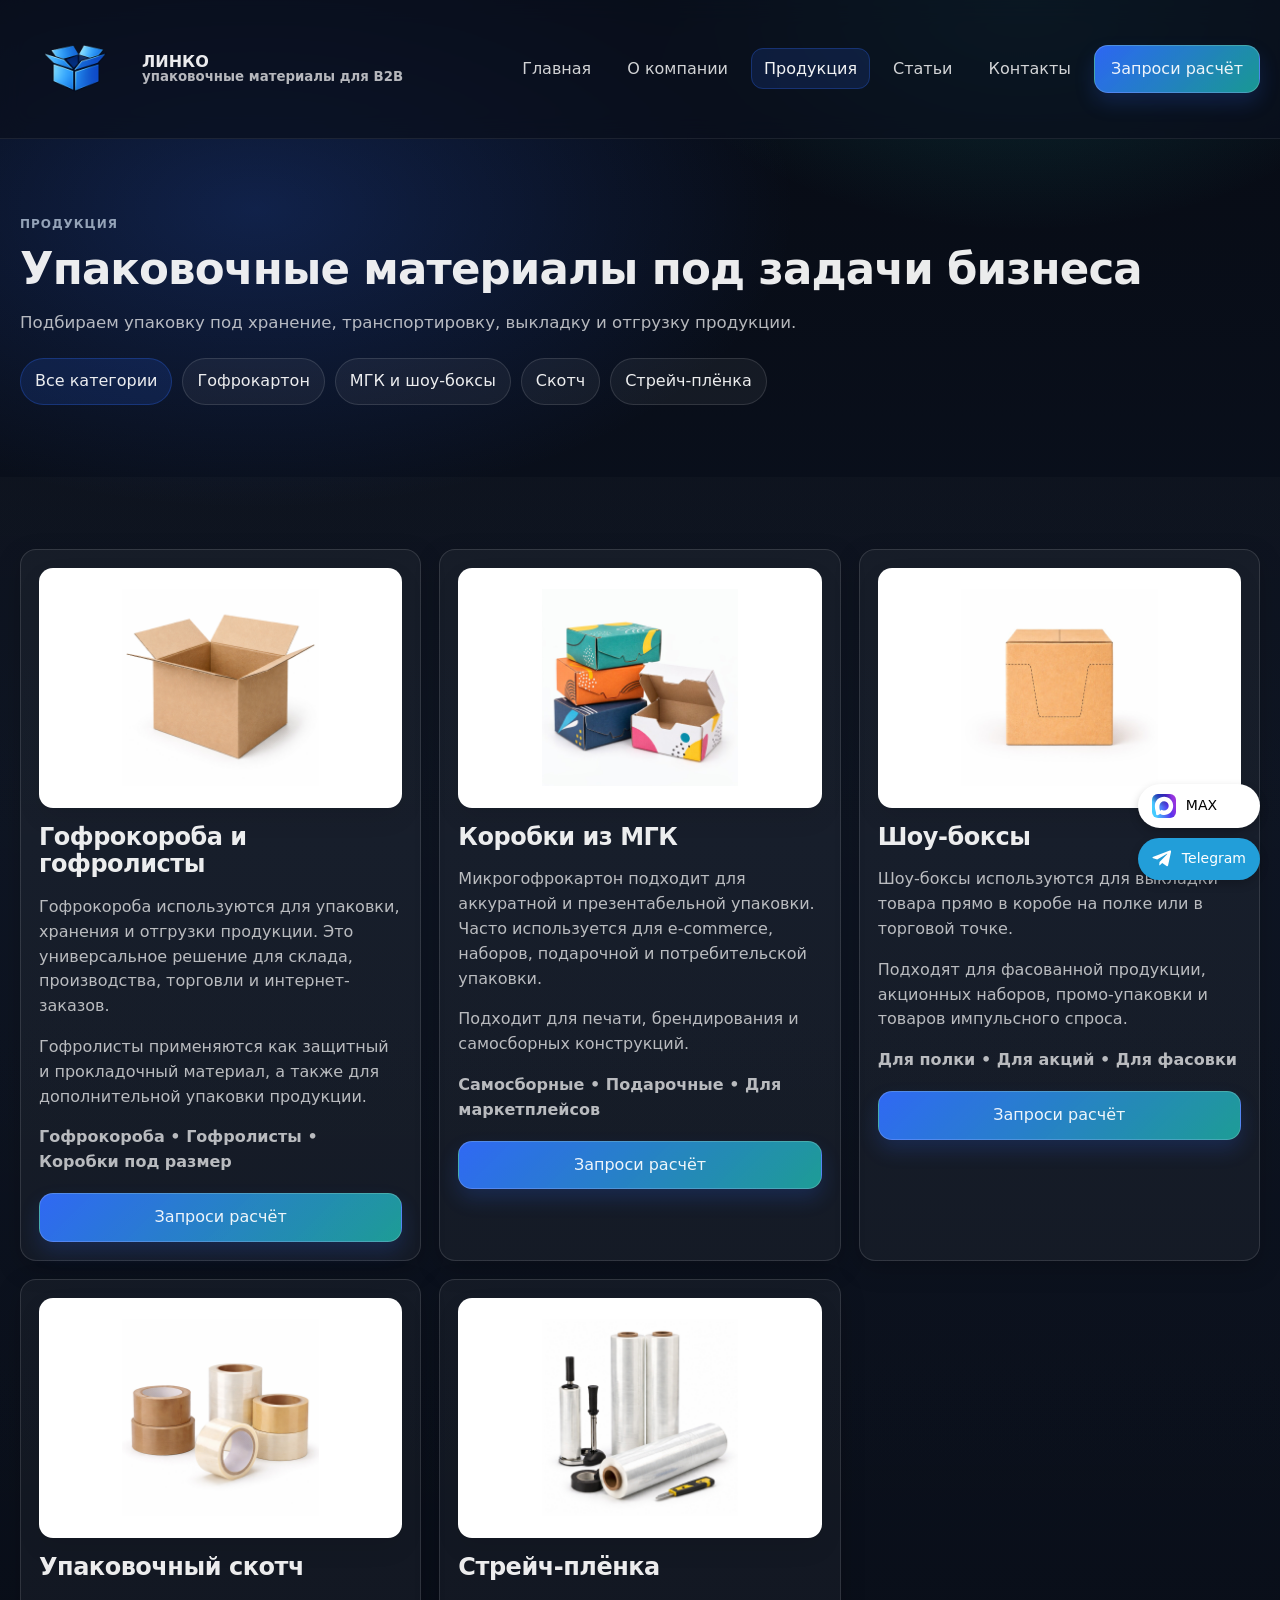
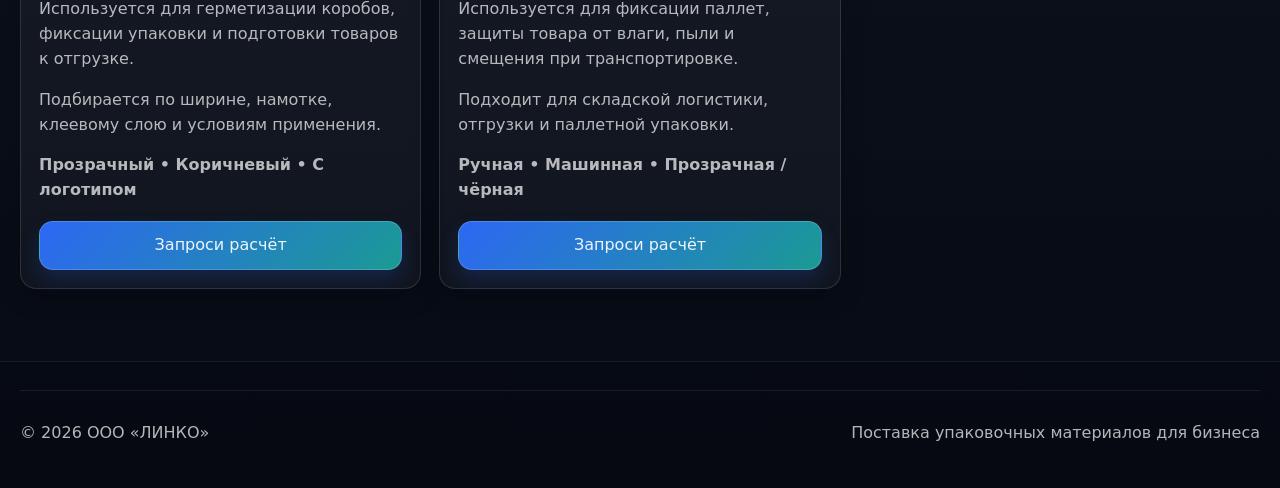
<file: products.html>
<!doctype html>
<html lang="ru">
<head>
  <meta charset="UTF-8" />
  <meta name="viewport" content="width=device-width, initial-scale=1"/>
  <title>Продукция — ЛИНКО</title>
  <meta name="description" content="Гофрокороба, гофролисты, коробки из МГК, шоу-боксы, скотч и стрейч-плёнка для бизнеса."/>
  <link rel="stylesheet" href="./assets/styles.css"/>
  <link rel="icon" href="./assets/favicon.png" type="image/png">
</head>
  <div class="float-buttons">

  <a href="https://max.ru/u/f9LHodD0cOLwb6TjY2ouaCPra7yihTef6dEYNiPP4dRpP1u498oZQNjDWqg" class="float-btn max-btn" target="_blank">
    <img src="./assets/max.svg" alt="MAX">
    <span>MAX</span>
  </a>

  <a href="https://t.me/ltldex" class="float-btn tg-btn" target="_blank">
    <svg viewBox="0 0 24 24">
      <path d="M9.04 15.53l-.38 4.03c.54 0 .77-.23 1.05-.5l2.52-2.4 5.22 3.82c.96.53 1.64.25 1.9-.89l3.44-16.14c.31-1.44-.52-2-1.45-1.65L1.7 9.33c-1.4.55-1.38 1.34-.24 1.7l4.78 1.49L17.5 5.98c.54-.34 1.03-.15.63.19"/>
    </svg>
    <span>Telegram</span>
  </a>

</div>
<body>

<header class="site-header">
  <div class="container header-inner">
    <a class="brand" href="./index.html">
      <img class="brand-logo" src="./assets/logo.png" alt="ЛИНКО" />
      <span class="brand-text">
        <strong>ЛИНКО</strong>
        <small>упаковочные материалы для B2B</small>
      </span>
    </a>

    <nav class="nav">
      <button class="nav-toggle" type="button" aria-expanded="false" aria-controls="navMenu">
        <span class="sr-only">Открыть меню</span>
        <span class="burger"></span>
      </button>

      <ul id="navMenu" class="nav-menu">
        <li><a class="nav-link" href="./index.html">Главная</a></li>
        <li><a class="nav-link" href="./about.html">О компании</a></li>
        <li><a class="nav-link" href="./products.html" aria-current="page">Продукция</a></li>
        <li><a class="nav-link" href="./articles.html">Статьи</a></li>
        <li><a class="nav-link" href="./contacts.html">Контакты</a></li>
        <li class="nav-cta"><a class="btn btn-primary" href="./contacts.html#form">Запроси расчёт</a></li>
      </ul>
    </nav>
  </div>
</header>

<main>

<section class="section">
  <div class="container">
    <p class="eyebrow">Продукция</p>
    <h1>Упаковочные материалы под задачи бизнеса</h1>
    <p class="lead">
      Подбираем упаковку под хранение, транспортировку, выкладку и отгрузку продукции.
    </p>

    <div class="filter" role="tablist" aria-label="Фильтр категорий">
      <button class="chip is-active" data-filter="all">Все категории</button>
      <button class="chip" data-filter="corrugated">Гофрокартон</button>
      <button class="chip" data-filter="mgk">МГК и шоу-боксы</button>
      <button class="chip" data-filter="tape">Скотч</button>
      <button class="chip" data-filter="stretch">Стрейч-плёнка</button>
    </div>
  </div>
</section>

<section class="section decorated-section">
  <div class="container grid-3" id="productGrid">

    <article class="card product-large" data-category="corrugated">
      <div class="product-image-wrapper">
        <img class="product-image" src="./assets/images/box-open.jpg" alt="Гофрокороба">
      </div>
      <h3>Гофрокороба и гофролисты</h3>
      <p class="muted">
        Гофрокороба используются для упаковки, хранения и отгрузки продукции.
        Это универсальное решение для склада, производства, торговли и интернет-заказов.
      </p>
      <p class="muted">
        Гофролисты применяются как защитный и прокладочный материал,
        а также для дополнительной упаковки продукции.
      </p>
      <p class="product-line">Гофрокороба • Гофролисты • Коробки под размер</p>
      <a class="btn btn-primary btn-block" href="./contacts.html#form">Запроси расчёт</a>
    </article>

    <article class="card product-large" data-category="mgk">
      <div class="product-image-wrapper">
        <img class="product-image" src="./assets/images/micro-corrugated-box.jpg" alt="Коробки из МГК">
      </div>
      <h3>Коробки из МГК</h3>
      <p class="muted">
        Микрогофрокартон подходит для аккуратной и презентабельной упаковки.
        Часто используется для e-commerce, наборов, подарочной и потребительской упаковки.
      </p>
      <p class="muted">
        Подходит для печати, брендирования и самосборных конструкций.
      </p>
      <p class="product-line">Самосборные • Подарочные • Для маркетплейсов</p>
      <a class="btn btn-primary btn-block" href="./contacts.html#form">Запроси расчёт</a>
    </article>

    <article class="card product-large" data-category="mgk">
      <div class="product-image-wrapper">
        <img class="product-image" src="./assets/images/show-box.jpg" alt="Шоу-боксы">
      </div>
      <h3>Шоу-боксы</h3>
      <p class="muted">
        Шоу-боксы используются для выкладки товара прямо в коробе на полке
        или в торговой точке.
      </p>
      <p class="muted">
        Подходят для фасованной продукции, акционных наборов,
        промо-упаковки и товаров импульсного спроса.
      </p>
      <p class="product-line">Для полки • Для акций • Для фасовки</p>
      <a class="btn btn-primary btn-block" href="./contacts.html#form">Запроси расчёт</a>
    </article>

    <article class="card product-large" data-category="tape">
      <div class="product-image-wrapper">
        <img class="product-image" src="./assets/images/tape-roll.jpg" alt="Скотч">
      </div>
      <h3>Упаковочный скотч</h3>
      <p class="muted">
        Используется для герметизации коробов, фиксации упаковки
        и подготовки товаров к отгрузке.
      </p>
      <p class="muted">
        Подбирается по ширине, намотке, клеевому слою и условиям применения.
      </p>
      <p class="product-line">Прозрачный • Коричневый • С логотипом</p>
      <a class="btn btn-primary btn-block" href="./contacts.html#form">Запроси расчёт</a>
    </article>

    <article class="card product-large" data-category="stretch">
      <div class="product-image-wrapper">
        <img class="product-image" src="./assets/images/stretch-rolls.jpg" alt="Стрейч-плёнка">
      </div>
      <h3>Стрейч-плёнка</h3>
      <p class="muted">
        Используется для фиксации паллет, защиты товара от влаги,
        пыли и смещения при транспортировке.
      </p>
      <p class="muted">
        Подходит для складской логистики, отгрузки и паллетной упаковки.
      </p>
      <p class="product-line">Ручная • Машинная • Прозрачная / чёрная</p>
      <a class="btn btn-primary btn-block" href="./contacts.html#form">Запроси расчёт</a>
    </article>

  </div>
</section>

</main>

<footer class="site-footer">
  <div class="container footer-bottom">
    <p class="muted">© <span id="year"></span> ООО «ЛИНКО»</p>
    <p class="muted">Поставка упаковочных материалов для бизнеса</p>
  </div>
</footer>

<script src="./assets/app.js"></script>
<script src="./assets/products.js"></script>

</body>
</html>
</file>
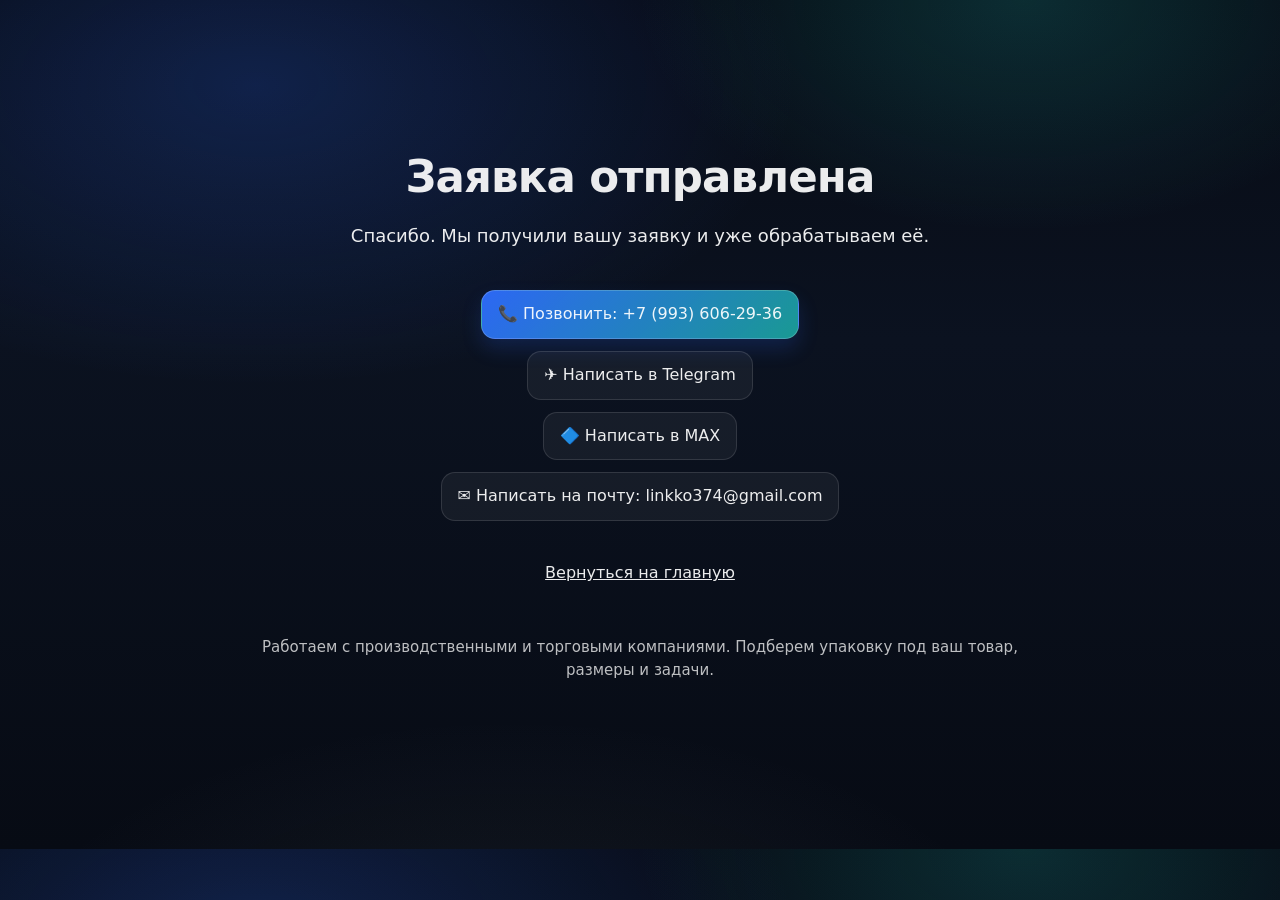
<file: thanks.html>
<!DOCTYPE html>
<html lang="ru">
<head>
  <meta charset="UTF-8" />
  <meta name="viewport" content="width=device-width, initial-scale=1" />
  <title>Заявка отправлена | ЛИНКО</title>
  <meta name="description" content="Спасибо за заявку. Мы свяжемся с вами в ближайшее время." />
  
  <link rel="stylesheet" href="./assets/styles.css" />
  <link rel="icon" href="./assets/favicon.png" type="image/png" />
</head>

<body>

  <main class="section">
    <div class="container" style="max-width: 760px; text-align: center; padding-top: 80px; padding-bottom: 80px;">

      <h1 style="margin-bottom: 20px;">Заявка отправлена</h1>

      <p style="font-size: 18px;">
        Спасибо. Мы получили вашу заявку и уже обрабатываем её.
      </p>

      <div style="margin-top: 40px; display: flex; flex-direction: column; gap: 12px; align-items: center;">

        <a href="tel:+79936062936" class="btn btn-primary">
          📞 Позвонить: +7 (993) 606-29-36
        </a>

        <a href="https://t.me/ltldex" class="btn btn-secondary" target="_blank">
          ✈️ Написать в Telegram
        </a>

        <a href="https://max.ru/u/f9LHodD0cOLwb6TjY2ouaCPra7yihTef6dEYNiPP4dRpP1u498oZQNjDWqg" class="btn btn-secondary" target="_blank">
          🔷 Написать в MAX
        </a>

        <a href="mailto:linkko374@gmail.com" class="btn btn-secondary">
          ✉️ Написать на почту: linkko374@gmail.com
        </a>

      </div>

      <div style="margin-top: 40px;">
        <a href="./index.html" style="text-decoration: underline;">
          Вернуться на главную
        </a>
      </div>

      <div style="margin-top: 50px; font-size: 15px; opacity: 0.8;">
        <p>
          Работаем с производственными и торговыми компаниями.  
          Подберем упаковку под ваш товар, размеры и задачи.
        </p>
      </div>

    </div>
  </main>

</body>
</html>
</file>
<file: assets/styles.css>
:root{
  --bg:#0b1220;
  --text:rgba(255,255,255,.92);
  --muted:rgba(255,255,255,.70);
  --border:rgba(255,255,255,.12);
  --brand:#2f6cff;
  --brand-2:#1fc7bb;
  --neutral:#94a3b8;
  --shadow:0 10px 30px rgba(0,0,0,.35);
  --radius:16px;
  --container:1280px;
}

*{box-sizing:border-box}
html{scroll-behavior:smooth}
body{
  margin:0;
  color:var(--text);
  font-family:ui-sans-serif,system-ui,-apple-system,Segoe UI,Roboto,Arial,sans-serif;
  line-height:1.55;
  background:
    radial-gradient(900px 500px at 20% 10%, rgba(47,108,255,.22), transparent 60%),
    radial-gradient(700px 420px at 80% 0%, rgba(31,199,187,.18), transparent 55%),
    radial-gradient(900px 500px at 40% 120%, rgba(148,163,184,.10), transparent 60%),
    linear-gradient(180deg, #070b14 0%, #0b1220 40%, #070b14 100%);
}

a{color:inherit}
img{max-width:100%;display:block}
button,input,textarea{font:inherit}

.container{width:min(var(--container), calc(100% - 40px));margin-inline:auto}
.section{padding:72px 0}
@media (max-width:720px){.section{padding:48px 0}}

.skip-link{position:absolute;left:-9999px;top:auto;width:1px;height:1px;overflow:hidden}
.skip-link:focus{left:16px;top:16px;width:auto;height:auto;padding:10px 12px;background:#111b30;border:1px solid var(--border);border-radius:12px;z-index:999}

h1,h2,h3{letter-spacing:-0.02em;line-height:1.15;margin:0 0 12px}
h1{font-size:clamp(32px, 3.4vw, 50px)}
h2{font-size:clamp(24px, 2.4vw, 34px)}
h3{font-size:18px}
.lead{
  font-size:clamp(16px,1.3vw,18px);
  color:var(--muted);
  max-width:100%;
}
.muted{color:var(--muted)}
.eyebrow{display:inline-flex;gap:8px;align-items:center;color:var(--neutral);font-weight:700;letter-spacing:.08em;text-transform:uppercase;font-size:12px;margin:0 0 10px}

.site-header{position:sticky;top:0;z-index:50;background:rgba(10,16,30,.72);backdrop-filter:blur(12px);border-bottom:1px solid rgba(255,255,255,.08)}
.header-inner{display:flex;align-items:center;justify-content:space-between;padding:14px 0;gap:16px}
.brand{display:flex;align-items:center;gap:12px;text-decoration:none}
.brand-logo{width:110px;height:auto;border-radius:10px}
.brand-text{display:flex;flex-direction:column;line-height:1.1}
.brand-text small{color:var(--muted);font-weight:600}

.nav{position:relative}
.nav-toggle{display:none;border:1px solid var(--border);background:rgba(255,255,255,.05);border-radius:12px;padding:10px 12px;cursor:pointer}
.burger{display:block;width:22px;height:2px;background:rgba(255,255,255,.85);position:relative}
.burger::before,.burger::after{content:"";position:absolute;left:0;width:22px;height:2px;background:rgba(255,255,255,.85)}
.burger::before{top:-7px}
.burger::after{top:7px}

.nav-menu{display:flex;align-items:center;gap:10px;list-style:none;padding:0;margin:0}
.nav-link{text-decoration:none;padding:10px 12px;border-radius:12px;color:rgba(255,255,255,.82);border:1px solid transparent;transition:.14s}
.nav-link:hover{background:rgba(255,255,255,.06);border-color:rgba(255,255,255,.10)}
.nav-link[aria-current="page"]{background:rgba(47,108,255,.14);border-color:rgba(47,108,255,.28);color:rgba(255,255,255,.95)}

@media (max-width:980px){
  .nav-toggle{display:inline-flex;align-items:center}
  .nav-menu{
    position:absolute;right:0;top:52px;flex-direction:column;align-items:stretch;
    width:min(340px, calc(100vw - 40px));padding:12px;border-radius:16px;
    border:1px solid var(--border);background:rgba(12,18,34,.92);
    box-shadow:var(--shadow);display:none
  }
  .nav-menu.is-open{display:flex}
}

.btn{
  display:inline-flex;align-items:center;justify-content:center;gap:8px;
  padding:11px 16px;border-radius:14px;border:1px solid var(--border);
  text-decoration:none;cursor:pointer;background:rgba(255,255,255,.05)
}
.btn-primary{
  background:linear-gradient(135deg, rgba(47,108,255,.95), rgba(31,199,187,.75));
  border-color:rgba(255,255,255,.18);
  box-shadow:0 10px 20px rgba(47,108,255,.18)
}
.btn-block{width:100%}
.btn-large{padding:14px 20px;font-size:17px}

.grid-3{display:grid;grid-template-columns:repeat(3,1fr);gap:18px}
@media (max-width:980px){.grid-3{grid-template-columns:1fr}}

.card{
  border:1px solid var(--border);
  border-radius:var(--radius);
  background:rgba(255,255,255,.04);
  padding:18px;
  box-shadow:0 8px 24px rgba(0,0,0,.22)
}
.section-head{margin-bottom:20px}

.hero-v2{padding-top:56px}
.hero-grid-v2{display:grid;grid-template-columns:1.05fr .95fr;gap:26px;align-items:center}
.hero-grid-single{grid-template-columns:1fr 1.1fr}
.hero-title{max-width:12ch}
.hero-trust{margin-top:14px;color:var(--muted);font-size:14px}
.hero-main-photo{
  border:1px solid rgba(255,255,255,.12);
  border-radius:22px;overflow:hidden;background:rgba(255,255,255,.04);box-shadow:var(--shadow)
}
.hero-main-photo img{width:100%;height:100%;min-height:420px;object-fit:cover}
.hero-main-photo-large img{min-height:520px}

@media (max-width:980px){
  .hero-grid-v2,.hero-grid-single{grid-template-columns:1fr}
  .hero-title{max-width:none}
}
@media (max-width:720px){
  .hero-main-photo img,.hero-main-photo-large img{min-height:260px}
}

.stats-section{padding-top:0}
.stats-grid{display:grid;grid-template-columns:repeat(4,1fr);gap:14px}
.stat-card{
  background:rgba(255,255,255,.05);
  border:1px solid rgba(255,255,255,.10);
  border-radius:18px;padding:18px;text-align:center
}
.stat-value{font-size:32px;font-weight:900}
.stat-text{margin-top:6px;color:var(--muted);font-weight:600}
@media (max-width:900px){.stats-grid{grid-template-columns:repeat(2,1fr)}}

.decorated-section::before,.decorated-section-alt::before{
  content:"";position:absolute;inset:0;background:linear-gradient(180deg, rgba(255,255,255,.02), rgba(255,255,255,0));pointer-events:none
}
.decorated-section,.decorated-section-alt{position:relative}

.product-image-wrapper{
  width:100%;height:240px;background:#ffffff;border-radius:14px;
  display:flex;align-items:center;justify-content:center;margin-bottom:16px;
  box-shadow:0 10px 25px rgba(0,0,0,0.08)
}
.product-image{max-width:82%;max-height:82%;object-fit:contain}
.product-home-card h3,.product-large h3{font-size:24px}
.product-line{margin:0 0 18px;color:var(--muted);font-weight:600}
.product-home-grid-extended{grid-template-columns:repeat(3,1fr)}
@media (max-width:980px){.product-home-grid-extended{grid-template-columns:1fr}}

.advantages-section,.box-sizes,.faq{background:#f7f8fa;color:#111}
.advantages-section .muted,.box-sizes .muted,.faq .muted{color:#5f6673}

.advantages-grid{display:grid;grid-template-columns:repeat(3,1fr);gap:24px;margin-top:36px}
.advantage-card{background:#fff;padding:26px;border-radius:14px;box-shadow:0 10px 25px rgba(0,0,0,.05)}
.advantage-card p{color:#555}
@media (max-width:980px){.advantages-grid{grid-template-columns:repeat(2,1fr)}}
@media (max-width:720px){.advantages-grid{grid-template-columns:1fr}}

.process-grid{display:grid;grid-template-columns:repeat(4,1fr);gap:24px;margin-top:36px}
.process-step{background:#fff;color:#111;padding:28px;border-radius:14px;box-shadow:0 10px 25px rgba(0,0,0,.05)}
.process-step p{color:#555}
.step-number{
  width:38px;height:38px;border-radius:50%;
  background:#111;color:#fff;display:flex;align-items:center;justify-content:center;
  font-weight:700;margin-bottom:14px
}
@media (max-width:980px){.process-grid{grid-template-columns:repeat(2,1fr)}}
@media (max-width:720px){.process-grid{grid-template-columns:1fr}}

.sizes-wrapper{display:grid;grid-template-columns:1fr 1fr;gap:50px;margin-top:36px}
.sizes-wrapper-full{grid-template-columns:1fr}
.sizes-column h3{margin-bottom:16px;font-size:20px}
.sizes-list{list-style:none;padding:0;margin:0;display:flex;flex-direction:column;gap:12px}
.sizes-list li{
  display:flex;justify-content:space-between;align-items:center;gap:14px;
  padding:12px 16px;background:#fff;border-radius:10px;box-shadow:0 6px 15px rgba(0,0,0,.05)
}
.sizes-list span{color:#555;text-align:right}
.sizes-list-long li{align-items:flex-start}
.sizes-list-long span{text-align:left}
.sizes-cta{text-align:center;margin-top:34px}
.sizes-note{max-width:520px;margin:0 auto 18px;color:#555;font-size:16px;line-height:1.5}
@media (max-width:980px){.sizes-wrapper{grid-template-columns:1fr}}

.tasks-grid{display:grid;grid-template-columns:repeat(4,1fr);gap:18px;margin-top:36px}
.task-card{
  background:rgba(255,255,255,.05);
  border:1px solid rgba(255,255,255,.10);
  border-radius:16px;padding:20px
}
.task-card ul{margin:12px 0 0;padding-left:18px;color:var(--muted)}
.tasks-note{margin:26px 0 0;color:var(--muted);max-width:720px}
@media (max-width:980px){.tasks-grid{grid-template-columns:repeat(2,1fr)}}
@media (max-width:720px){.tasks-grid{grid-template-columns:1fr}}

.faq-list{margin-top:36px;display:flex;flex-direction:column;gap:14px}
.faq-item{background:#fff;border-radius:12px;overflow:hidden;box-shadow:0 6px 18px rgba(0,0,0,.05)}
.faq-question{
  width:100%;text-align:left;padding:18px 22px;font-size:16px;font-weight:700;
  border:none;background:#fff;cursor:pointer;display:flex;justify-content:space-between;align-items:center
}
.faq-question::after{content:"+";font-size:20px}
.faq-item.active .faq-question::after{content:"−"}
.faq-answer{max-height:0;overflow:hidden;transition:max-height .3s ease}
.faq-answer p{padding:0 22px 20px 22px;color:#555;line-height:1.6;margin:0}
.faq-cta{text-align:center;margin-top:34px}
.faq-cta p{margin-bottom:16px;color:#555}

.final-cta{padding:84px 0}
.final-cta-inner{
  max-width:1100px;margin:0 auto;text-align:center;padding:34px;
  border:1px solid rgba(255,255,255,.12);border-radius:24px;
  background:radial-gradient(700px 320px at 10% 10%, rgba(47,108,255,.20), transparent 60%),
             radial-gradient(600px 260px at 90% 0%, rgba(31,199,187,.14), transparent 55%), #0d1629;
  box-shadow:var(--shadow)
}
.final-cta-inner p{max-width:760px;margin:0 auto 14px;color:var(--muted)}
.final-cta-trust{font-weight:600;color:rgba(255,255,255,.84)!important}

.contacts-grid,.docs-grid{display:grid;grid-template-columns:1fr 1fr;gap:18px}
@media (max-width:900px){.contacts-grid,.docs-grid{grid-template-columns:1fr}}

.contact-form{display:grid;gap:14px}
.contact-form label{display:grid;gap:6px}
.contact-form input,.contact-form textarea{
  width:100%;padding:12px 14px;border-radius:12px;border:1px solid rgba(255,255,255,.12);
  background:rgba(255,255,255,.05);color:var(--text);outline:none
}
.form-note{margin-top:12px}

.filter{display:flex;gap:10px;flex-wrap:wrap;margin-top:22px}
.chip{
  border:1px solid rgba(255,255,255,.12);background:rgba(255,255,255,.05);color:var(--text);
  padding:10px 14px;border-radius:999px;cursor:pointer
}
.chip.is-active{background:rgba(47,108,255,.14);border-color:rgba(47,108,255,.28)}

.article-photo{
  width:100%;height:220px;overflow:hidden;border-radius:14px;margin-bottom:14px;
  background:#fff
}
.article-photo img{width:100%;height:100%;object-fit:cover}
.article-stack{display:grid;gap:18px}
.article-full{background:rgba(255,255,255,.04)}

.text-list{padding-left:18px;color:var(--muted)}
.text-list li{margin-bottom:10px}

.site-footer{border-top:1px solid rgba(255,255,255,.08);padding-top:28px;background:rgba(5,8,16,.35)}
.footer-grid{display:grid;grid-template-columns:1.2fr 1fr 1fr 1fr;gap:26px;align-items:start;padding-bottom:18px}
.footer-brand-title{margin-bottom:8px}
.footer-contact-strong{font-size:22px;font-weight:800;margin:16px 0 6px}
.footer-meta{margin-top:12px}
.footer-title{margin:0 0 10px;font-weight:800}
.footer-link{display:block;text-decoration:none;color:rgba(255,255,255,.82);margin-bottom:8px}
.footer-link:hover{color:rgba(255,255,255,.96)}
.footer-bottom{
  display:flex;justify-content:space-between;gap:12px;flex-wrap:wrap;
  padding:14px 0 26px;border-top:1px solid rgba(255,255,255,.08)
}
@media (max-width:980px){.footer-grid{grid-template-columns:repeat(2,1fr)}}
@media (max-width:720px){.footer-grid{grid-template-columns:1fr}}

.sr-only{
  position:absolute;width:1px;height:1px;padding:0;margin:-1px;overflow:hidden;
  clip:rect(0,0,0,0);white-space:nowrap;border:0
}
.article-stack{
  display:grid;
  gap:24px;
}

.article-full{
  padding:28px;
}

.article-full h2{
  font-size:30px;
  margin-bottom:14px;
}

.article-full p{
  font-size:16px;
  line-height:1.75;
}

.article-photo{
  width:100%;
  height:320px;
  overflow:hidden;
  border-radius:16px;
  margin-bottom:18px;
  background:#fff;
}

.article-photo img{
  width:100%;
  height:100%;
  object-fit:cover;
}

.article-meta{
  color:var(--muted);
  font-size:14px;
  margin-bottom:14px;
}

.info-hero{
  padding-bottom:30px;
}

.info-hero .lead{
  max-width:1000px;
}

.text-block{
  max-width:100%;
}

.text-block ul{
  margin:12px 0 16px;
  padding-left:22px;
}

.text-block li{
  margin-bottom:8px;
}

@media (max-width: 900px){
  .article-photo{
    height:220px;
  }

  .article-full h2{
    font-size:24px;
  }
}
.hero-wide .container{
  display:block;
}

.hero-top{
  width:100%;
  max-width:100%;
  margin-bottom:28px;
}

.hero-title-full{
  max-width:100%;
  width:100%;
  font-size:clamp(34px, 4vw, 58px);
  line-height:1.08;
  margin-bottom:18px;
}

.hero-lead-full{
  max-width:100%;
  width:100%;
  font-size:18px;
  line-height:1.7;
  margin-bottom:20px;
}

.hero-main-photo-full{
  width:100%;
}

.hero-main-photo-full img{
  width:100%;
  min-height:420px;
  max-height:620px;
  object-fit:cover;
}

@media (max-width: 768px){
  .hero-title-full{
    font-size:34px;
  }

  .hero-lead-full{
    font-size:16px;
  }

  .hero-main-photo-full img{
    min-height:260px;
  }
}
.articles-hero{
  padding-bottom:24px;
}

.articles-title{
  font-size:clamp(34px, 4vw, 58px);
  line-height:1.08;
  margin-bottom:18px;
}

.articles-lead{
  max-width:100%;
  font-size:18px;
  line-height:1.7;
  color:var(--muted);
}

.articles-layout{
  display:grid;
  gap:28px;
}

.article-card-full{
  background:rgba(255,255,255,.04);
  border:1px solid rgba(255,255,255,.10);
  border-radius:20px;
  padding:28px;
  box-shadow:0 10px 26px rgba(0,0,0,.22);
}

.article-header{
  margin-bottom:18px;
}

.article-kicker{
  margin:0 0 8px;
  font-size:13px;
  text-transform:uppercase;
  letter-spacing:.08em;
  color:var(--neutral);
  font-weight:700;
}

.article-card-full h2{
  font-size:32px;
  line-height:1.15;
  margin-bottom:0;
}

.article-body{
  display:grid;
  gap:14px;
}

.article-body p{
  margin:0;
  color:var(--muted);
  font-size:16px;
  line-height:1.75;
}

.article-gallery{
  display:grid;
  gap:14px;
  margin-bottom:22px;
}

.article-gallery-1{
  grid-template-columns:1fr;
}

.article-gallery-2{
  grid-template-columns:1fr 1fr;
}

.article-gallery-3{
  grid-template-columns:1fr 1fr 1fr;
}

.article-gallery img{
  width:100%;
  height:280px;
  object-fit:cover;
  border-radius:16px;
  background:#fff;
  border:1px solid rgba(255,255,255,.08);
}

@media (max-width: 900px){
  .article-gallery-2,
  .article-gallery-3{
    grid-template-columns:1fr;
  }

  .article-gallery img{
    height:220px;
  }

  .article-card-full{
    padding:20px;
  }

  .article-card-full h2{
    font-size:24px;
  }

  .articles-title{
    font-size:36px;
  }

  .articles-lead{
    font-size:16px;
  }
}
.float-buttons {
  position: fixed;
  bottom: 20px;
  right: 20px;
  display: flex;
  flex-direction: column;
  gap: 10px;
  z-index: 999;
}

.tg-float,
.max-float {
  width: 60px;
  height: 60px;
  border-radius: 50%;
  display: flex;
  align-items: center;
  justify-content: center;
  text-decoration: none;
  box-shadow: 0 4px 10px rgba(0,0,0,0.2);
  transition: transform 0.2s;
}

.tg-float {
  background: #229ED9;
  color: white;
}

.max-float img {
  width: 50px;
  height: 50px;
  object-fit: contain;
  display: block;
}

.tg-float:hover,
.max-float:hover {
  transform: scale(1.1);
}
.float-buttons {
  position: fixed;
  bottom: 20px;
  right: 20px;
  display: flex;
  flex-direction: column;
  gap: 10px;
  z-index: 999;
}

/* общая кнопка */
.float-btn {
  display: flex;
  align-items: center;
  gap: 10px;
  padding: 10px 14px;
  border-radius: 30px;
  text-decoration: none;
  color: white;
  font-size: 14px;
  font-weight: 500;
  box-shadow: 0 4px 10px rgba(0,0,0,0.2);
  transition: all 0.2s;
}

/* Telegram */
.tg-btn {
  background: #229ED9;
}

.tg-btn svg {
  width: 20px;
  height: 20px;
  fill: white;
}

/* MAX */
.max-btn {
  background: #ffffff;
  color: #000;
}

.max-btn img {
  width: 24px;
  height: 24px;
}

/* hover */
.float-btn:hover {
  transform: scale(1.05);
}
.contacts-map-section {
  padding-top: 0;
}

.map-card {
  overflow: hidden;
}

.map-card h3 {
  margin-bottom: 18px;
}

.map-card iframe {
  display: block;
  width: 100%;
  border: 0;
  border-radius: 16px;
}
.contacts-grid {
  display: grid;
  grid-template-columns: 1fr 1fr;
  gap: 24px;
  align-items: start;
}

.contact-form.card {
  padding: 24px;
}

.contact-form h3 {
  margin-bottom: 20px;
}

.contact-form label {
  display: block;
  margin-bottom: 16px;
}

.contact-form span {
  display: block;
  margin-bottom: 8px;
  font-weight: 500;
}

.contact-form input,
.contact-form textarea {
  width: 100%;
}

.form-note {
  margin-top: 14px;
}

.contacts-map-section {
  padding-top: 0;
}

.map-card {
  overflow: hidden;
}

.map-card h3 {
  margin-bottom: 18px;
}

.map-card iframe {
  display: block;
  width: 100%;
  border: 0;
  border-radius: 16px;
}

@media (max-width: 900px) {
  .contacts-grid {
    grid-template-columns: 1fr;
  }
}
.contacts-location-section {
  padding-top: 0;
}

.location-card {
  padding: 24px;
}

.location-actions {
  margin-top: 18px;
  display: flex;
  gap: 12px;
  flex-wrap: wrap;
}
.contacts-page-grid {
  display: grid;
  grid-template-columns: 1fr 1fr;
  gap: 24px;
}

.contacts-info-card,
.contact-form {
  padding: 24px;
}

.contact-form label {
  display: block;
  margin-bottom: 15px;
}

.contact-form input,
.contact-form textarea {
  width: 100%;
}

.location-actions {
  margin-top: 20px;
  display: flex;
  gap: 10px;
}

@media (max-width: 900px) {
  .contacts-page-grid {
    grid-template-columns: 1fr;
  }
}
.not-found-page {
  min-height: 100vh;
  padding: 40px 20px;
  display: flex;
  align-items: center;
  justify-content: center;
  background:
    radial-gradient(circle at top left, rgba(46, 125, 255, 0.18), transparent 32%),
    #070d18;
}

.not-found-card {
  width: min(1180px, 100%);
  display: grid;
  grid-template-columns: 0.85fr 1.15fr;
  align-items: center;
  gap: 40px;
  padding: 48px;
  border: 1px solid rgba(255,255,255,0.12);
  border-radius: 28px;
  background: rgba(255,255,255,0.04);
  box-shadow: 0 24px 80px rgba(0,0,0,0.35);
  overflow: hidden;
}

.not-found-text h1 {
  margin: 0 0 18px;
  font-size: clamp(42px, 6vw, 76px);
  line-height: 1;
}

.not-found-text .lead {
  max-width: 560px;
  margin-bottom: 28px;
}

.not-found-actions {
  display: flex;
  gap: 14px;
  flex-wrap: wrap;
}

.not-found-image img {
  width: 100%;
  max-height: 520px;
  object-fit: cover;
  object-position: center;
  border-radius: 24px;
  display: block;
}

@media (max-width: 900px) {
  .not-found-card {
    grid-template-columns: 1fr;
    padding: 28px;
  }

  .not-found-image {
    order: -1;
  }

  .not-found-image img {
    max-height: 320px;
  }
}
</file>
